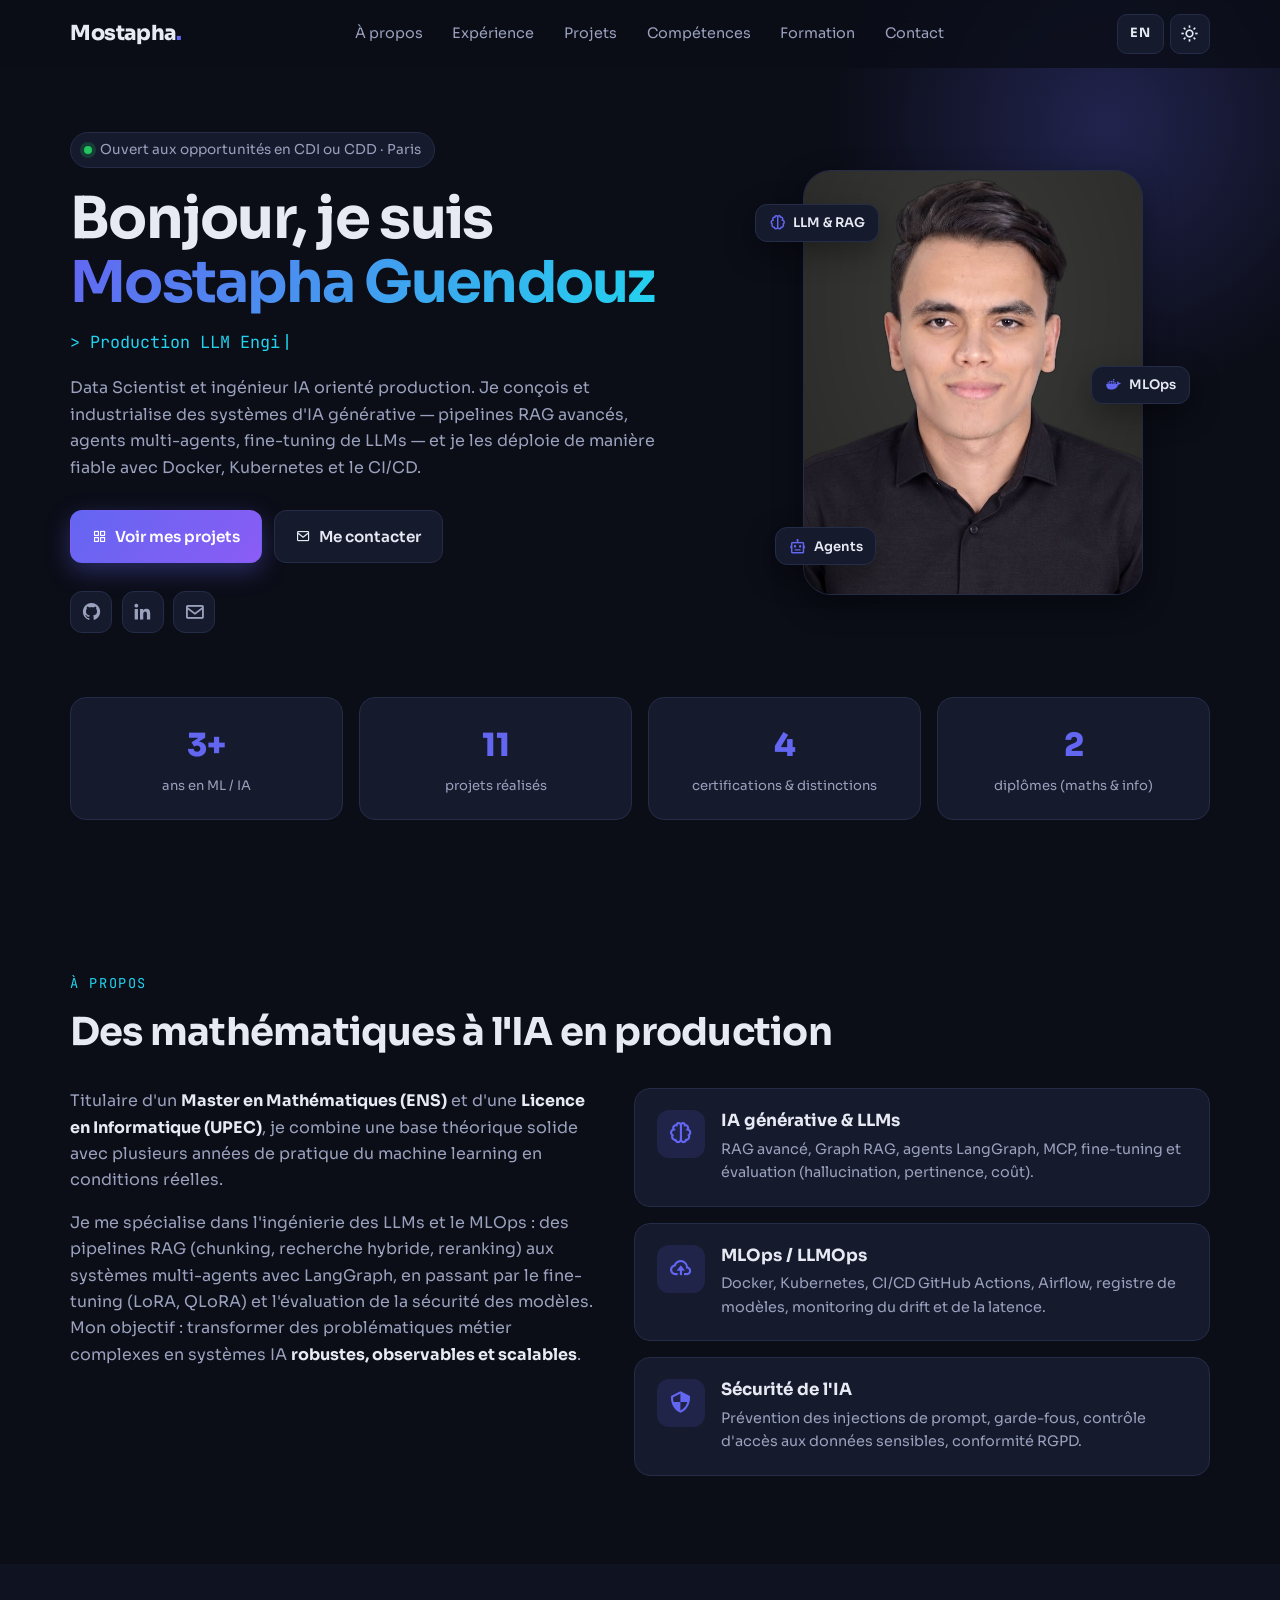
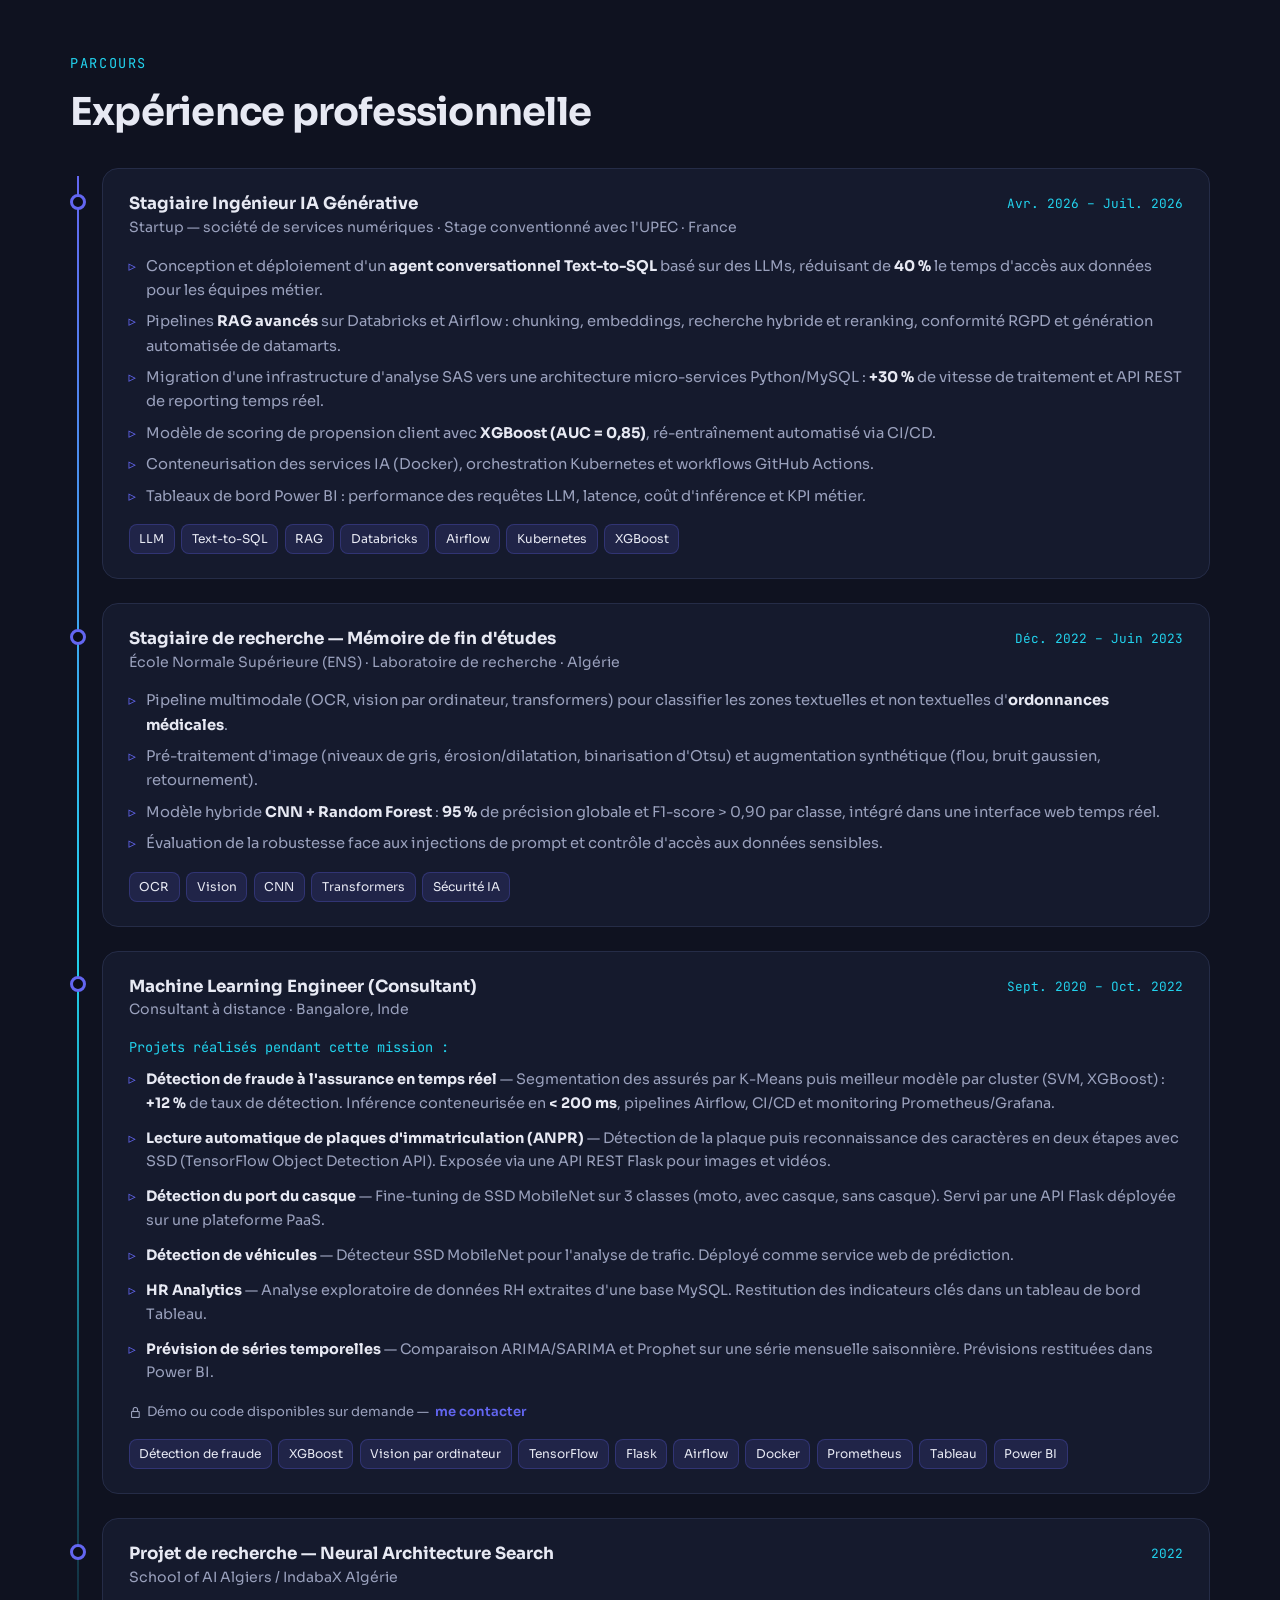
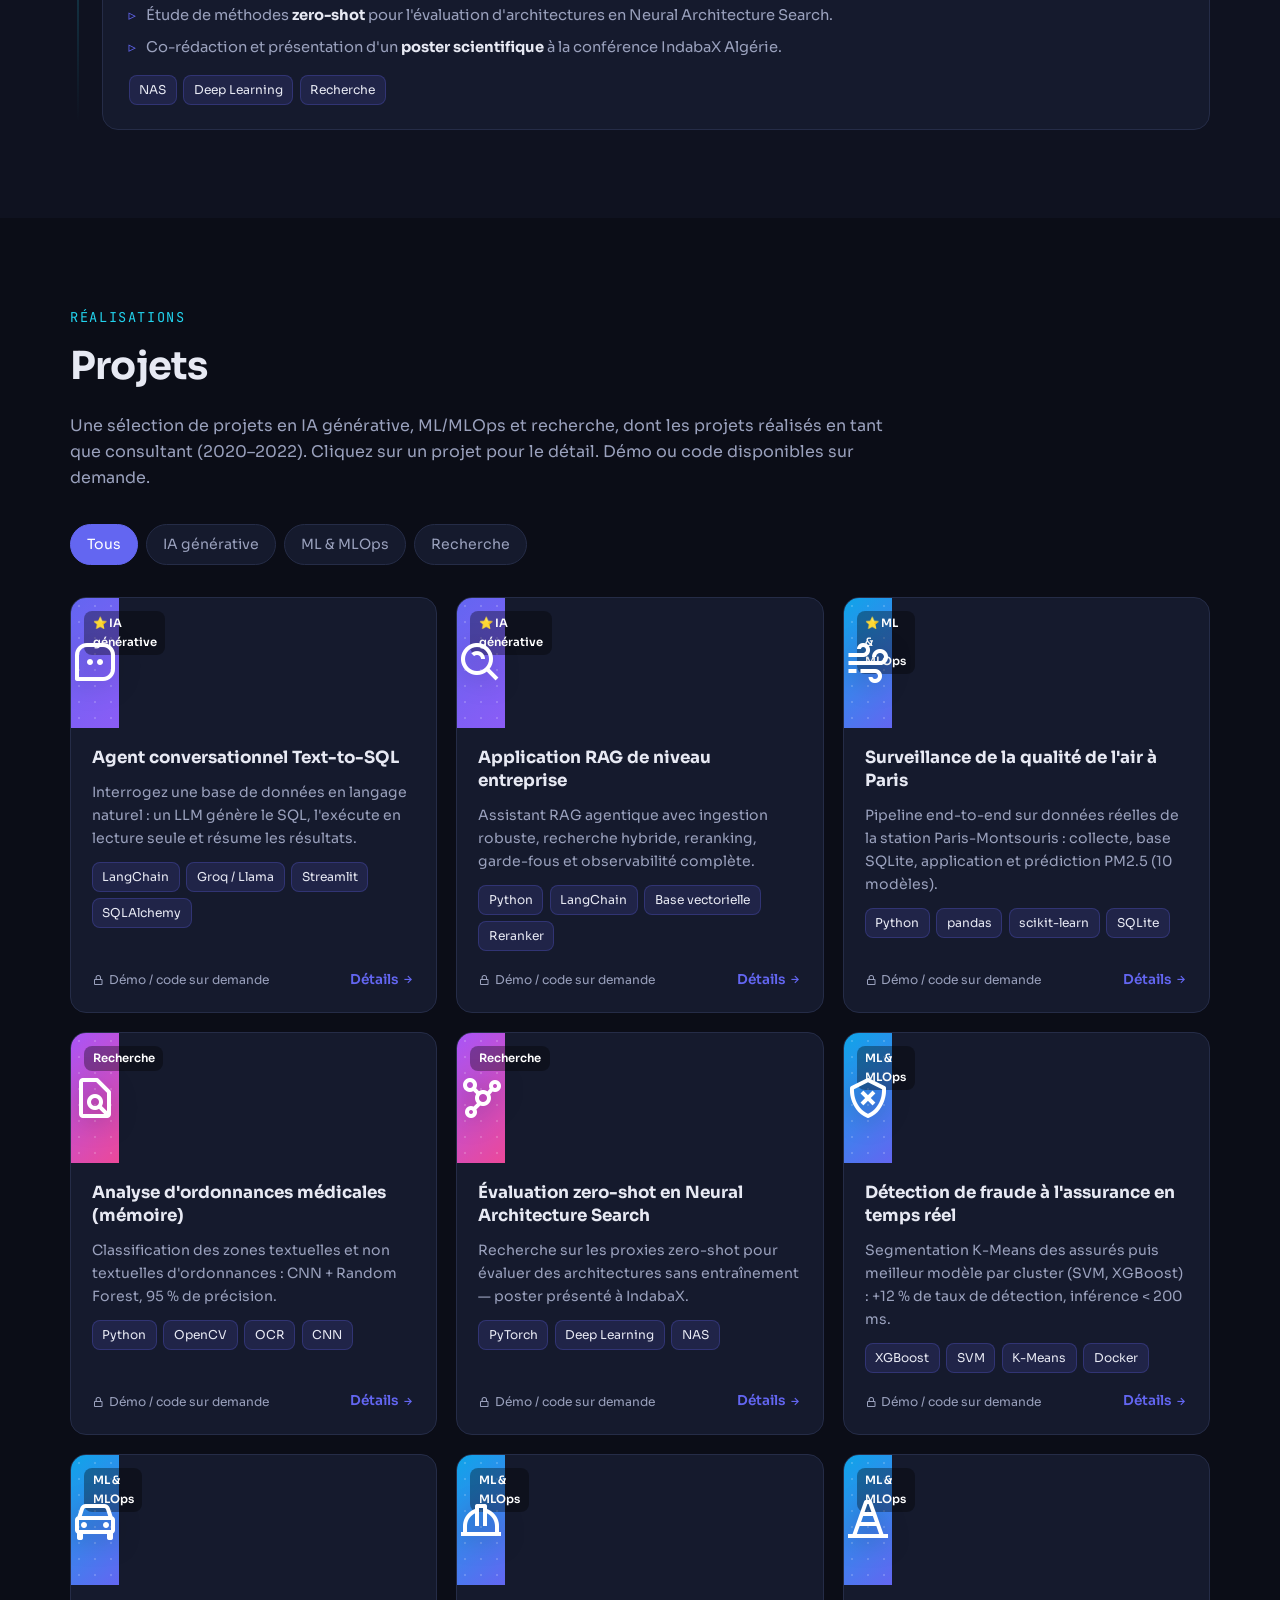
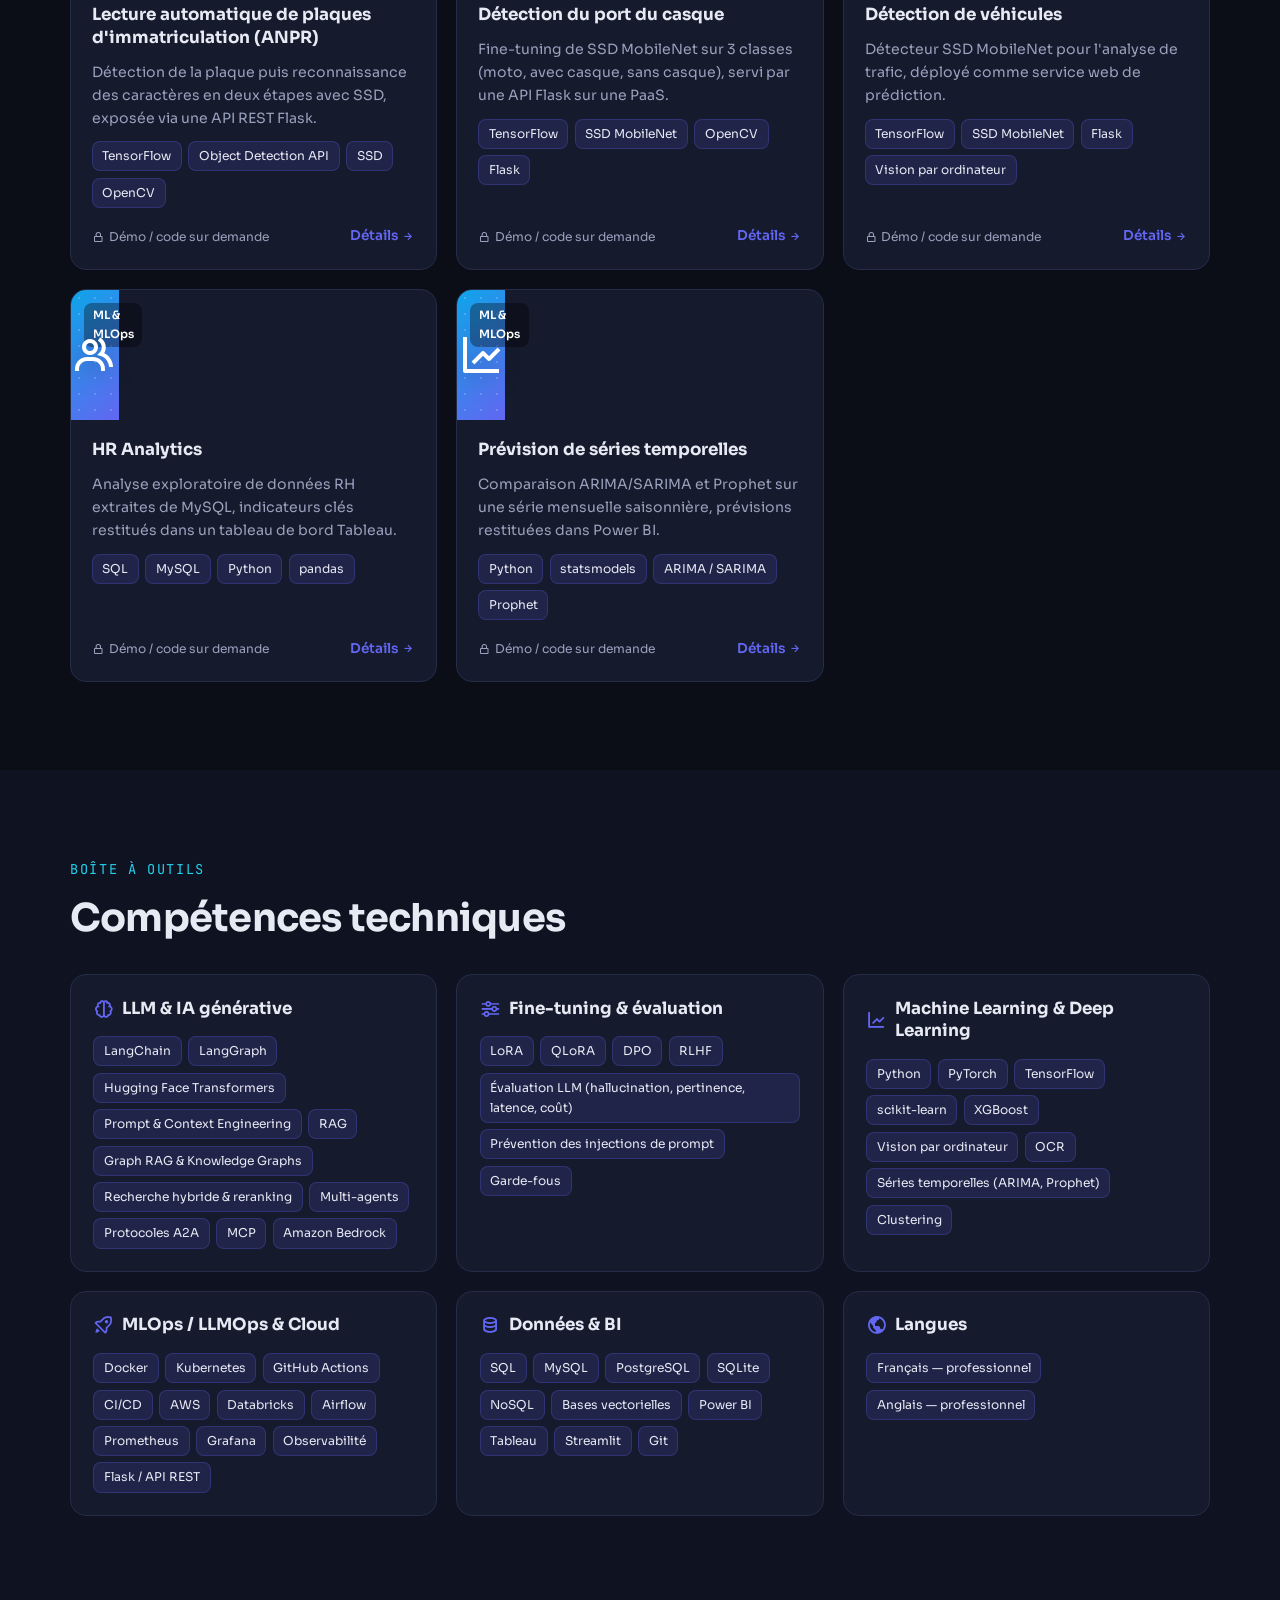
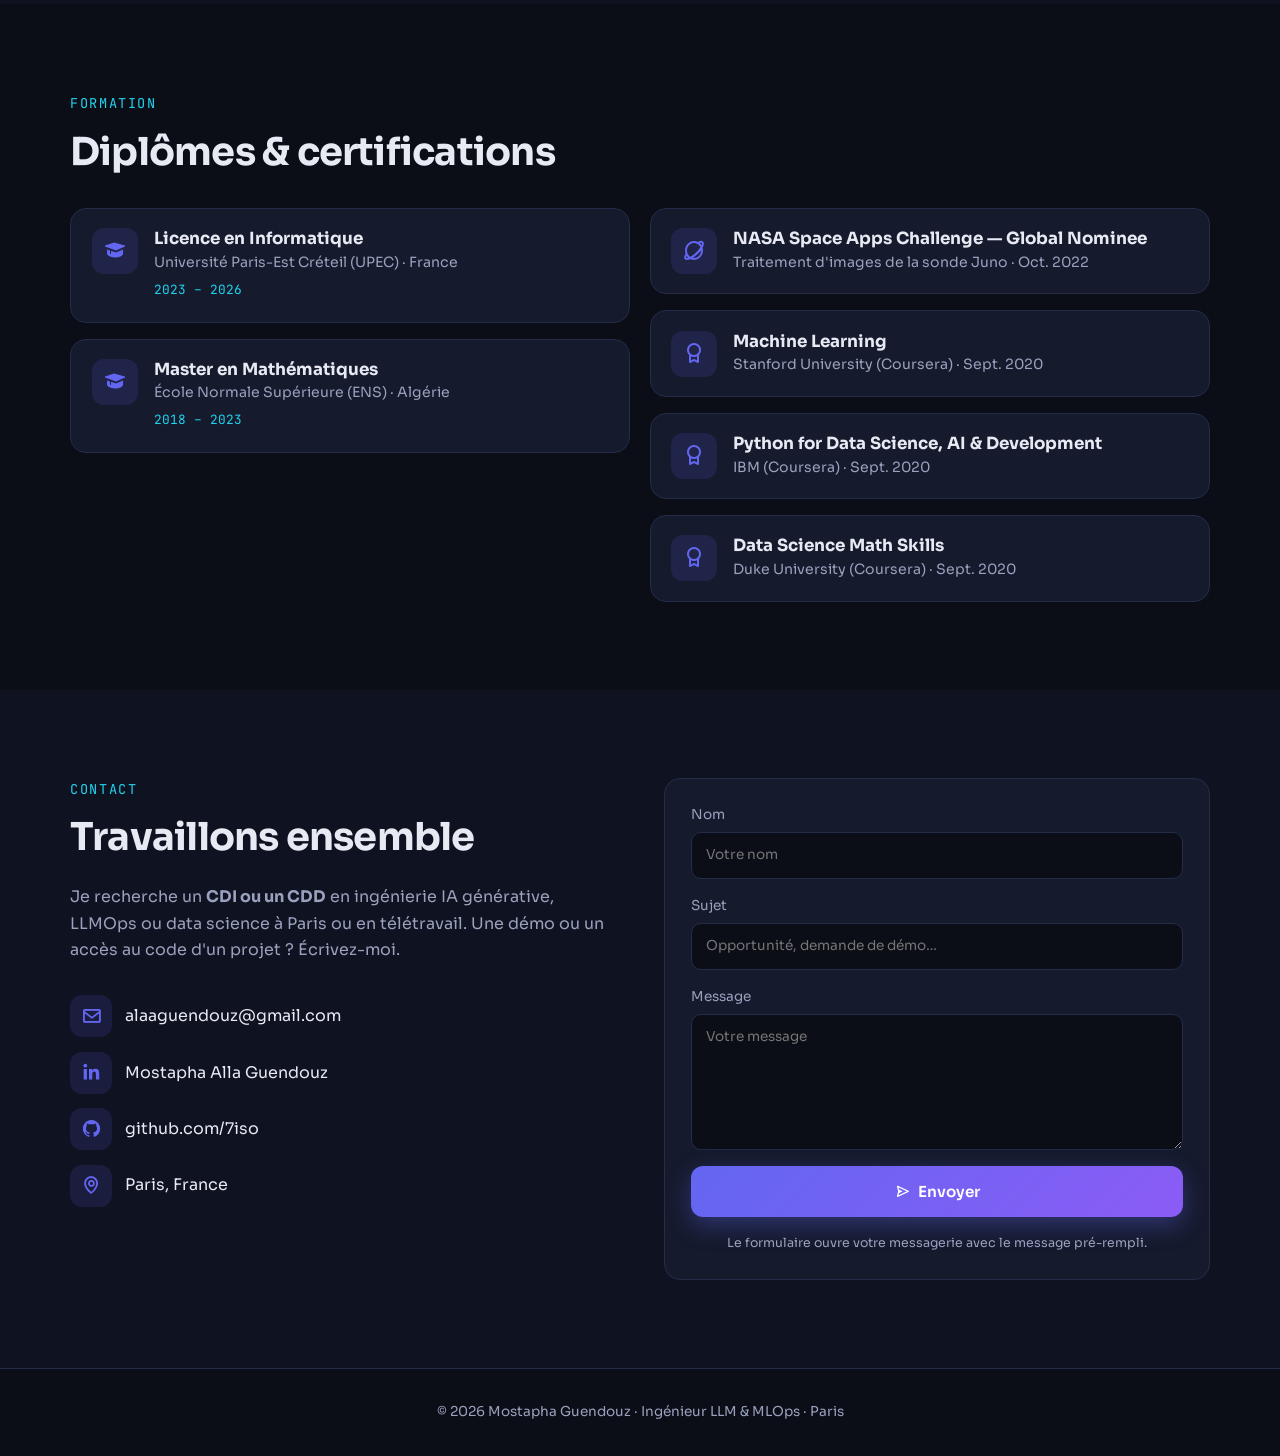
<file: index.html>
<!DOCTYPE html>
<html lang="fr" data-theme="dark">
<head>
  <meta charset="UTF-8">
  <meta name="viewport" content="width=device-width, initial-scale=1.0">
  <title>Mostapha Guendouz | Ingénieur LLM & MLOps</title>
  <meta name="description" content="Mostapha Guendouz — Production LLM Engineer, IA générative et MLOps. RAG, agents LangGraph, fine-tuning, déploiement Docker/Kubernetes. Paris, France.">
  <meta property="og:title" content="Mostapha Guendouz | Ingénieur LLM & MLOps">
  <meta property="og:description" content="IA générative, RAG, agents et MLOps en production. Paris, France.">
  <meta property="og:image" content="assets/img/photo.jpg">
  <link rel="alternate" hreflang="fr" href="https://7iso.github.io/">
  <link rel="alternate" hreflang="en" href="https://7iso.github.io/en/">
  <link rel="alternate" hreflang="x-default" href="https://7iso.github.io/">
  <link rel="icon" href="data:image/svg+xml,<svg xmlns='http://www.w3.org/2000/svg' viewBox='0 0 64 64'><rect width='64' height='64' rx='14' fill='%236366f1'/><text x='50%' y='54%' font-family='Arial' font-weight='700' font-size='30' fill='white' text-anchor='middle' dominant-baseline='middle'>MG</text></svg>">
  <link rel="preconnect" href="https://fonts.googleapis.com">
  <link rel="preconnect" href="https://fonts.gstatic.com" crossorigin>
  <link href="https://fonts.googleapis.com/css2?family=Sora:wght@400;500;600;700;800&family=JetBrains+Mono:wght@400;500&display=swap" rel="stylesheet">
  <link href="https://unpkg.com/boxicons@2.1.4/css/boxicons.min.css" rel="stylesheet">
  <link rel="stylesheet" href="assets/css/style.css">
  <script>try{const t=localStorage.getItem('theme');if(t)document.documentElement.dataset.theme=t;}catch(e){}</script>
</head>
<body>

<header class="nav" id="nav">
  <div class="wrap nav-inner">
    <a href="#accueil" class="brand">Mostapha<span>.</span></a>
    <nav aria-label="Navigation principale">
      <ul class="nav-links" id="navLinks">
        <li><a href="#apropos">À propos</a></li>
        <li><a href="#experience">Expérience</a></li>
        <li><a href="#projets">Projets</a></li>
        <li><a href="#competences">Compétences</a></li>
        <li><a href="#formation">Formation</a></li>
        <li><a href="#contact">Contact</a></li>
      </ul>
    </nav>
    <div class="nav-actions">
      <a class="icon-btn lang-btn" href="en/" hreflang="en" lang="en" title="English version" aria-label="Switch to English">EN</a>
      <button class="icon-btn" id="themeToggle" aria-label="Changer de thème"><i class='bx bx-sun'></i></button>
      <button class="icon-btn burger" id="burger" aria-label="Ouvrir le menu" aria-expanded="false"><i class='bx bx-menu'></i></button>
    </div>
  </div>
</header>

<main>
  <!-- ═══ HERO ═══ -->
  <section class="hero" id="accueil">
    <div class="wrap hero-grid">
      <div class="hero-text">
        <p class="eyebrow"><span class="dot"></span> Ouvert aux opportunités en CDI ou CDD · Paris</p>
        <h1>Bonjour, je suis<br><span class="grad">Mostapha Guendouz</span></h1>
        <p class="role mono">&gt; <span id="typed">Production LLM Engineer</span><span class="caret">|</span></p>
        <p class="lead">
          Data Scientist et ingénieur IA orienté production. Je conçois et industrialise des
          systèmes d'IA générative — pipelines RAG avancés, agents multi-agents, fine-tuning de LLMs —
          et je les déploie de manière fiable avec Docker, Kubernetes et le CI/CD.
        </p>
        <div class="hero-cta">
          <a href="#projets" class="btn btn-primary"><i class='bx bx-grid-alt'></i> Voir mes projets</a>
          <a href="#contact" class="btn btn-ghost"><i class='bx bx-envelope'></i> Me contacter</a>
        </div>
        <div class="socials">
          <a href="https://github.com/7iso" target="_blank" rel="noopener" aria-label="GitHub"><i class='bx bxl-github'></i></a>
          <a href="https://www.linkedin.com/in/mostapha-alla-guendouz-4175531a8/" target="_blank" rel="noopener" aria-label="LinkedIn"><i class='bx bxl-linkedin'></i></a>
          <a href="mailto:alaaguendouz@gmail.com" aria-label="E-mail"><i class='bx bx-envelope'></i></a>
        </div>
      </div>
      <div class="hero-photo">
        <div class="photo-frame">
          <img src="assets/img/photo.jpg" alt="Portrait de Mostapha Guendouz" width="600" height="794">
        </div>
        <div class="chip chip-a"><i class='bx bx-brain'></i> LLM &amp; RAG</div>
        <div class="chip chip-b"><i class='bx bxl-docker'></i> MLOps</div>
        <div class="chip chip-c"><i class='bx bx-bot'></i> Agents</div>
      </div>
    </div>

    <div class="wrap stats">
      <div class="stat"><span class="num" data-count="3" data-suffix="+">0</span><span class="lbl">ans en ML / IA</span></div>
      <div class="stat"><span class="num" data-count="11">0</span><span class="lbl">projets réalisés</span></div>
      <div class="stat"><span class="num" data-count="4">0</span><span class="lbl">certifications &amp; distinctions</span></div>
      <div class="stat"><span class="num" data-count="2">0</span><span class="lbl">diplômes (maths &amp; info)</span></div>
    </div>
  </section>

  <!-- ═══ À PROPOS ═══ -->
  <section class="section" id="apropos">
    <div class="wrap">
      <p class="kicker">À propos</p>
      <h2>Des mathématiques à l'IA en production</h2>
      <div class="about-grid">
        <div class="about-text">
          <p>
            Titulaire d'un <strong>Master en Mathématiques (ENS)</strong> et d'une <strong>Licence en Informatique (UPEC)</strong>,
            je combine une base théorique solide avec plusieurs années de pratique du machine learning en conditions réelles.
          </p>
          <p>
            Je me spécialise dans l'ingénierie des LLMs et le MLOps : des pipelines RAG (chunking, recherche hybride, reranking)
            aux systèmes multi-agents avec LangGraph, en passant par le fine-tuning (LoRA, QLoRA) et l'évaluation de la
            sécurité des modèles. Mon objectif : transformer des problématiques métier complexes en systèmes IA
            <strong>robustes, observables et scalables</strong>.
          </p>
        </div>
        <div class="pillars">
          <article class="card pillar">
            <i class='bx bx-brain'></i>
            <h3>IA générative &amp; LLMs</h3>
            <p>RAG avancé, Graph RAG, agents LangGraph, MCP, fine-tuning et évaluation (hallucination, pertinence, coût).</p>
          </article>
          <article class="card pillar">
            <i class='bx bx-cloud-upload'></i>
            <h3>MLOps / LLMOps</h3>
            <p>Docker, Kubernetes, CI/CD GitHub Actions, Airflow, registre de modèles, monitoring du drift et de la latence.</p>
          </article>
          <article class="card pillar">
            <i class='bx bx-shield-quarter'></i>
            <h3>Sécurité de l'IA</h3>
            <p>Prévention des injections de prompt, garde-fous, contrôle d'accès aux données sensibles, conformité RGPD.</p>
          </article>
        </div>
      </div>
    </div>
  </section>

  <!-- ═══ EXPÉRIENCE ═══ -->
  <section class="section alt" id="experience">
    <div class="wrap">
      <p class="kicker">Parcours</p>
      <h2>Expérience professionnelle</h2>
      <ol class="timeline">
        <li class="tl-item">
          <div class="tl-dot"></div>
          <article class="card tl-card">
            <header>
              <div>
                <h3>Stagiaire Ingénieur IA Générative</h3>
                <p class="org">Startup — société de services numériques · Stage conventionné avec l'UPEC · France</p>
              </div>
              <span class="date">Avr. 2026 – Juil. 2026</span>
            </header>
            <ul>
              <li>Conception et déploiement d'un <strong>agent conversationnel Text-to-SQL</strong> basé sur des LLMs, réduisant de <strong>40 %</strong> le temps d'accès aux données pour les équipes métier.</li>
              <li>Pipelines <strong>RAG avancés</strong> sur Databricks et Airflow : chunking, embeddings, recherche hybride et reranking, conformité RGPD et génération automatisée de datamarts.</li>
              <li>Migration d'une infrastructure d'analyse SAS vers une architecture micro-services Python/MySQL : <strong>+30 %</strong> de vitesse de traitement et API REST de reporting temps réel.</li>
              <li>Modèle de scoring de propension client avec <strong>XGBoost (AUC = 0,85)</strong>, ré-entraînement automatisé via CI/CD.</li>
              <li>Conteneurisation des services IA (Docker), orchestration Kubernetes et workflows GitHub Actions.</li>
              <li>Tableaux de bord Power BI : performance des requêtes LLM, latence, coût d'inférence et KPI métier.</li>
            </ul>
            <div class="tags"><span>LLM</span><span>Text-to-SQL</span><span>RAG</span><span>Databricks</span><span>Airflow</span><span>Kubernetes</span><span>XGBoost</span></div>
          </article>
        </li>
        <li class="tl-item">
          <div class="tl-dot"></div>
          <article class="card tl-card">
            <header>
              <div>
                <h3>Stagiaire de recherche — Mémoire de fin d'études</h3>
                <p class="org">École Normale Supérieure (ENS) · Laboratoire de recherche · Algérie</p>
              </div>
              <span class="date">Déc. 2022 – Juin 2023</span>
            </header>
            <ul>
              <li>Pipeline multimodale (OCR, vision par ordinateur, transformers) pour classifier les zones textuelles et non textuelles d'<strong>ordonnances médicales</strong>.</li>
              <li>Pré-traitement d'image (niveaux de gris, érosion/dilatation, binarisation d'Otsu) et augmentation synthétique (flou, bruit gaussien, retournement).</li>
              <li>Modèle hybride <strong>CNN + Random Forest</strong> : <strong>95 %</strong> de précision globale et F1-score &gt; 0,90 par classe, intégré dans une interface web temps réel.</li>
              <li>Évaluation de la robustesse face aux injections de prompt et contrôle d'accès aux données sensibles.</li>
            </ul>
            <div class="tags"><span>OCR</span><span>Vision</span><span>CNN</span><span>Transformers</span><span>Sécurité IA</span></div>
          </article>
        </li>
        <li class="tl-item">
          <div class="tl-dot"></div>
          <article class="card tl-card">
            <header>
              <div>
                <h3>Machine Learning Engineer (Consultant)</h3>
                <p class="org">Consultant à distance · Bangalore, Inde</p>
              </div>
              <span class="date">Sept. 2020 – Oct. 2022</span>
            </header>
            <p class="tl-sub">Projets réalisés pendant cette mission :</p>
            <ul class="tl-projects">
              <li><strong>Détection de fraude à l'assurance en temps réel</strong> — Segmentation des assurés par K-Means puis meilleur modèle par cluster (SVM, XGBoost) : <strong>+12 %</strong> de taux de détection. Inférence conteneurisée en <strong>&lt; 200 ms</strong>, pipelines Airflow, CI/CD et monitoring Prometheus/Grafana.</li>
              <li><strong>Lecture automatique de plaques d'immatriculation (ANPR)</strong> — Détection de la plaque puis reconnaissance des caractères en deux étapes avec SSD (TensorFlow Object Detection API). Exposée via une API REST Flask pour images et vidéos.</li>
              <li><strong>Détection du port du casque</strong> — Fine-tuning de SSD MobileNet sur 3 classes (moto, avec casque, sans casque). Servi par une API Flask déployée sur une plateforme PaaS.</li>
              <li><strong>Détection de véhicules</strong> — Détecteur SSD MobileNet pour l'analyse de trafic. Déployé comme service web de prédiction.</li>
              <li><strong>HR Analytics</strong> — Analyse exploratoire de données RH extraites d'une base MySQL. Restitution des indicateurs clés dans un tableau de bord Tableau.</li>
              <li><strong>Prévision de séries temporelles</strong> — Comparaison ARIMA/SARIMA et Prophet sur une série mensuelle saisonnière. Prévisions restituées dans Power BI.</li>
            </ul>
            <p class="tl-note"><i class='bx bx-lock-alt'></i> Démo ou code disponibles sur demande — <a href="mailto:alaaguendouz@gmail.com?subject=Demande%20de%20d%C3%A9mo%20%2F%20code%20%E2%80%94%20projets%20de%20conseil%202020-2022">me contacter</a></p>
            <div class="tags"><span>Détection de fraude</span><span>XGBoost</span><span>Vision par ordinateur</span><span>TensorFlow</span><span>Flask</span><span>Airflow</span><span>Docker</span><span>Prometheus</span><span>Tableau</span><span>Power BI</span></div>
          </article>
        </li>
        <li class="tl-item">
          <div class="tl-dot"></div>
          <article class="card tl-card">
            <header>
              <div>
                <h3>Projet de recherche — Neural Architecture Search</h3>
                <p class="org">School of AI Algiers / IndabaX Algérie</p>
              </div>
              <span class="date">2022</span>
            </header>
            <ul>
              <li>Étude de méthodes <strong>zero-shot</strong> pour l'évaluation d'architectures en Neural Architecture Search.</li>
              <li>Co-rédaction et présentation d'un <strong>poster scientifique</strong> à la conférence IndabaX Algérie.</li>
            </ul>
            <div class="tags"><span>NAS</span><span>Deep Learning</span><span>Recherche</span></div>
          </article>
        </li>
      </ol>
    </div>
  </section>

  <!-- ═══ PROJETS ═══ -->
  <section class="section" id="projets">
    <div class="wrap">
      <p class="kicker">Réalisations</p>
      <h2>Projets</h2>
      <p class="section-sub">Une sélection de projets en IA générative, ML/MLOps et recherche, dont les projets réalisés en tant que consultant (2020–2022). Cliquez sur un projet pour le détail. Démo ou code disponibles sur demande.</p>
      <div class="filters" role="tablist" aria-label="Filtrer les projets">
        <button class="filter active" data-filter="all">Tous</button>
        <button class="filter" data-filter="llm">IA générative</button>
        <button class="filter" data-filter="mlops">ML &amp; MLOps</button>
        <button class="filter" data-filter="research">Recherche</button>
      </div>
      <div class="projects" id="projectGrid"><!-- rendu par main.js --></div>
    </div>
  </section>

  <!-- ═══ COMPÉTENCES ═══ -->
  <section class="section alt" id="competences">
    <div class="wrap">
      <p class="kicker">Boîte à outils</p>
      <h2>Compétences techniques</h2>
      <div class="skills">
        <article class="card skill-group">
          <h3><i class='bx bx-brain'></i> LLM &amp; IA générative</h3>
          <div class="tags"><span>LangChain</span><span>LangGraph</span><span>Hugging Face Transformers</span><span>Prompt &amp; Context Engineering</span><span>RAG</span><span>Graph RAG &amp; Knowledge Graphs</span><span>Recherche hybride &amp; reranking</span><span>Multi-agents</span><span>Protocoles A2A</span><span>MCP</span><span>Amazon Bedrock</span></div>
        </article>
        <article class="card skill-group">
          <h3><i class='bx bx-slider-alt'></i> Fine-tuning &amp; évaluation</h3>
          <div class="tags"><span>LoRA</span><span>QLoRA</span><span>DPO</span><span>RLHF</span><span>Évaluation LLM (hallucination, pertinence, latence, coût)</span><span>Prévention des injections de prompt</span><span>Garde-fous</span></div>
        </article>
        <article class="card skill-group">
          <h3><i class='bx bx-line-chart'></i> Machine Learning &amp; Deep Learning</h3>
          <div class="tags"><span>Python</span><span>PyTorch</span><span>TensorFlow</span><span>scikit-learn</span><span>XGBoost</span><span>Vision par ordinateur</span><span>OCR</span><span>Séries temporelles (ARIMA, Prophet)</span><span>Clustering</span></div>
        </article>
        <article class="card skill-group">
          <h3><i class='bx bx-rocket'></i> MLOps / LLMOps &amp; Cloud</h3>
          <div class="tags"><span>Docker</span><span>Kubernetes</span><span>GitHub Actions</span><span>CI/CD</span><span>AWS</span><span>Databricks</span><span>Airflow</span><span>Prometheus</span><span>Grafana</span><span>Observabilité</span><span>Flask / API REST</span></div>
        </article>
        <article class="card skill-group">
          <h3><i class='bx bx-data'></i> Données &amp; BI</h3>
          <div class="tags"><span>SQL</span><span>MySQL</span><span>PostgreSQL</span><span>SQLite</span><span>NoSQL</span><span>Bases vectorielles</span><span>Power BI</span><span>Tableau</span><span>Streamlit</span><span>Git</span></div>
        </article>
        <article class="card skill-group">
          <h3><i class='bx bx-world'></i> Langues</h3>
          <div class="tags"><span>Français — professionnel</span><span>Anglais — professionnel</span></div>
        </article>
      </div>
    </div>
  </section>

  <!-- ═══ FORMATION ═══ -->
  <section class="section" id="formation">
    <div class="wrap">
      <p class="kicker">Formation</p>
      <h2>Diplômes &amp; certifications</h2>
      <div class="edu-grid">
        <div class="edu-col">
          <article class="card edu">
            <i class='bx bxs-graduation'></i>
            <div>
              <h3>Licence en Informatique</h3>
              <p class="org">Université Paris-Est Créteil (UPEC) · France</p>
              <span class="date">2023 – 2026</span>
            </div>
          </article>
          <article class="card edu">
            <i class='bx bxs-graduation'></i>
            <div>
              <h3>Master en Mathématiques</h3>
              <p class="org">École Normale Supérieure (ENS) · Algérie</p>
              <span class="date">2018 – 2023</span>
            </div>
          </article>
        </div>
        <div class="edu-col">
          <article class="card cert">
            <i class='bx bx-planet'></i>
            <div><h3>NASA Space Apps Challenge — Global Nominee</h3><p class="org">Traitement d'images de la sonde Juno · Oct. 2022</p></div>
          </article>
          <article class="card cert">
            <i class='bx bx-award'></i>
            <div><h3>Machine Learning</h3><p class="org">Stanford University (Coursera) · Sept. 2020</p></div>
          </article>
          <article class="card cert">
            <i class='bx bx-award'></i>
            <div><h3>Python for Data Science, AI &amp; Development</h3><p class="org">IBM (Coursera) · Sept. 2020</p></div>
          </article>
          <article class="card cert">
            <i class='bx bx-award'></i>
            <div><h3>Data Science Math Skills</h3><p class="org">Duke University (Coursera) · Sept. 2020</p></div>
          </article>
        </div>
      </div>
    </div>
  </section>

  <!-- ═══ CONTACT ═══ -->
  <section class="section alt" id="contact">
    <div class="wrap contact">
      <div>
        <p class="kicker">Contact</p>
        <h2>Travaillons ensemble</h2>
        <p class="section-sub">Je recherche un <strong>CDI ou un CDD</strong> en ingénierie IA générative, LLMOps ou data science à Paris ou en télétravail. Une démo ou un accès au code d'un projet ? Écrivez-moi.</p>
        <ul class="contact-list">
          <li><i class='bx bx-envelope'></i><a href="mailto:alaaguendouz@gmail.com">alaaguendouz@gmail.com</a></li>
          <li><i class='bx bxl-linkedin'></i><a href="https://www.linkedin.com/in/mostapha-alla-guendouz-4175531a8/" target="_blank" rel="noopener">Mostapha Alla Guendouz</a></li>
          <li><i class='bx bxl-github'></i><a href="https://github.com/7iso" target="_blank" rel="noopener">github.com/7iso</a></li>
          <li><i class='bx bx-map'></i><span>Paris, France</span></li>
        </ul>
      </div>
      <form class="card contact-form" id="contactForm">
        <label>Nom<input type="text" name="name" required autocomplete="name" placeholder="Votre nom"></label>
        <label>Sujet<input type="text" name="subject" placeholder="Opportunité, demande de démo…"></label>
        <label>Message<textarea name="message" rows="5" required placeholder="Votre message"></textarea></label>
        <button class="btn btn-primary" type="submit"><i class='bx bx-send'></i> Envoyer</button>
        <p class="form-note">Le formulaire ouvre votre messagerie avec le message pré-rempli.</p>
      </form>
    </div>
  </section>
</main>

<footer class="footer">
  <div class="wrap">© <span id="year"></span> Mostapha Guendouz · Ingénieur LLM &amp; MLOps · Paris</div>
</footer>

<!-- Modale projet -->
<div class="modal" id="modal" role="dialog" aria-modal="true" aria-labelledby="modalTitle" hidden>
  <div class="modal-backdrop" data-close></div>
  <div class="modal-panel card">
    <button class="icon-btn modal-close" data-close aria-label="Fermer"><i class='bx bx-x'></i></button>
    <div id="modalBody"></div>
  </div>
</div>

<script src="assets/js/main.js"></script>
</body>
</html>
</file>
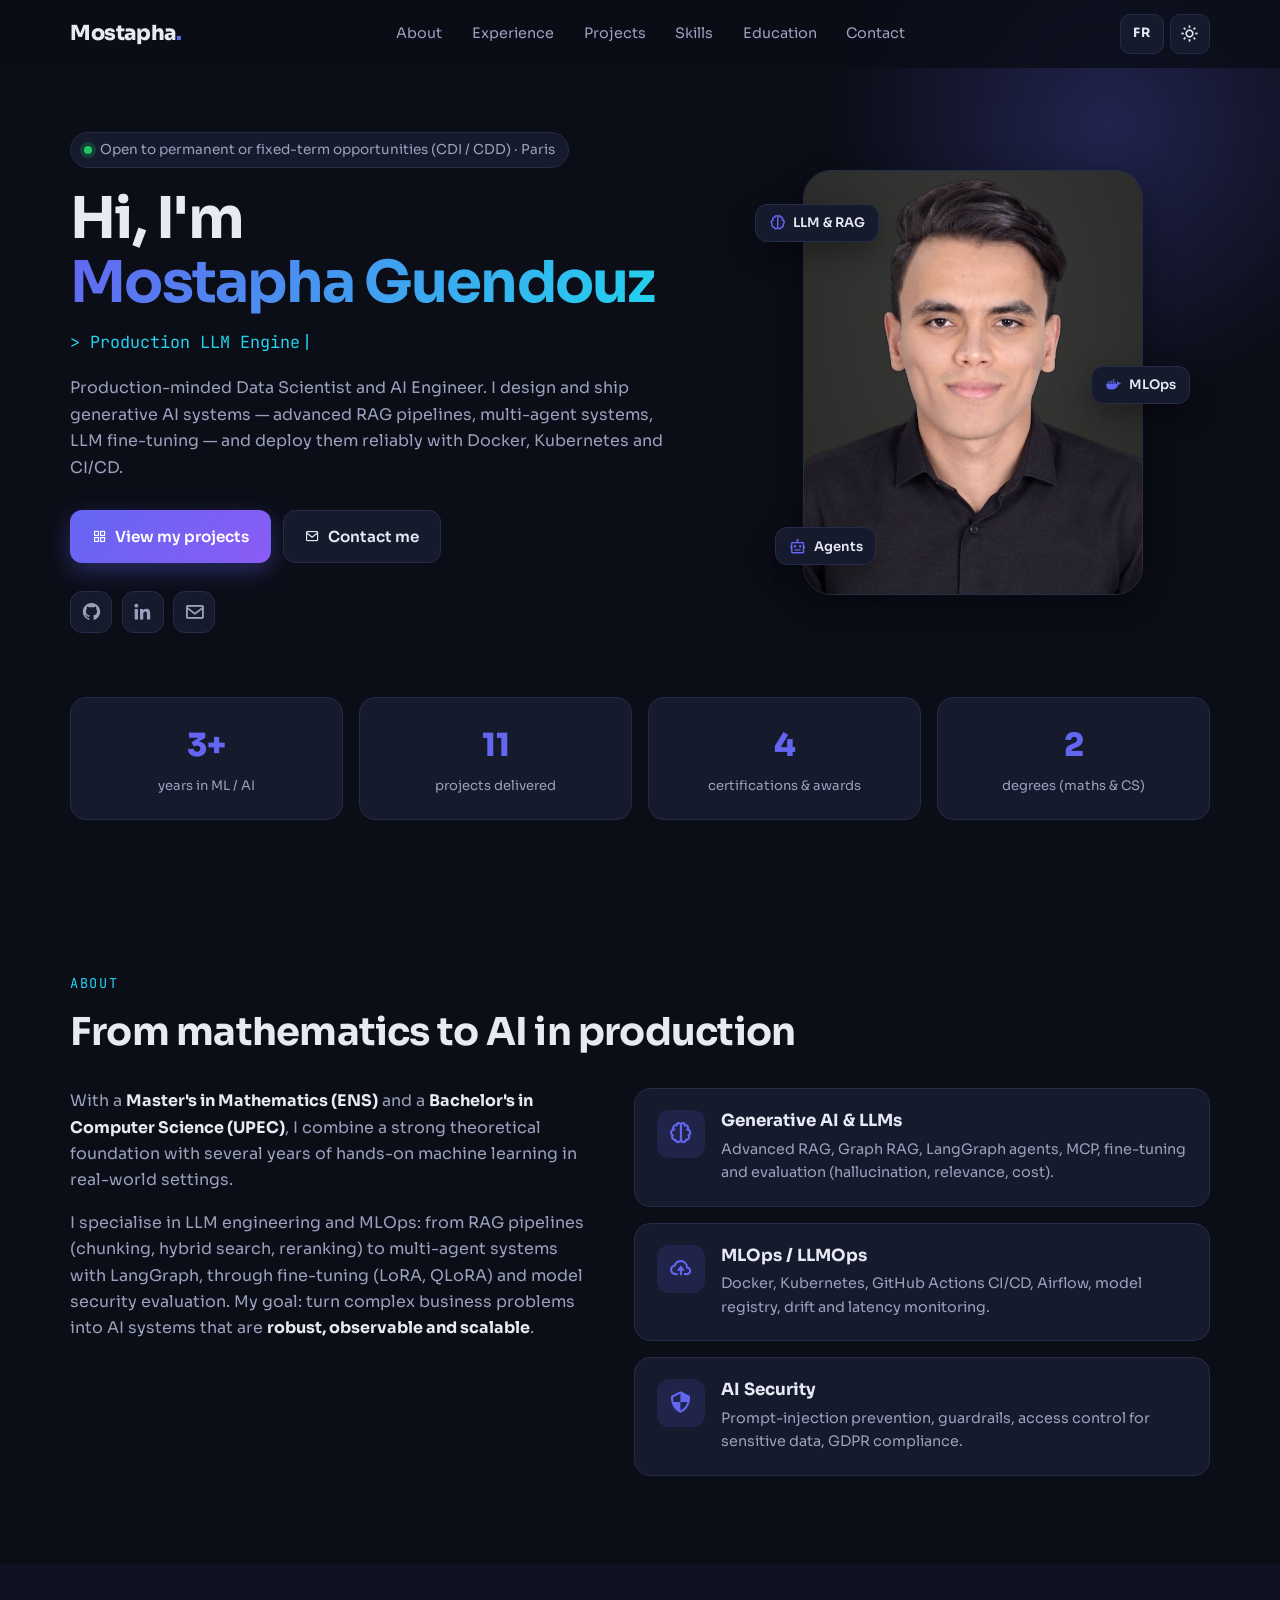
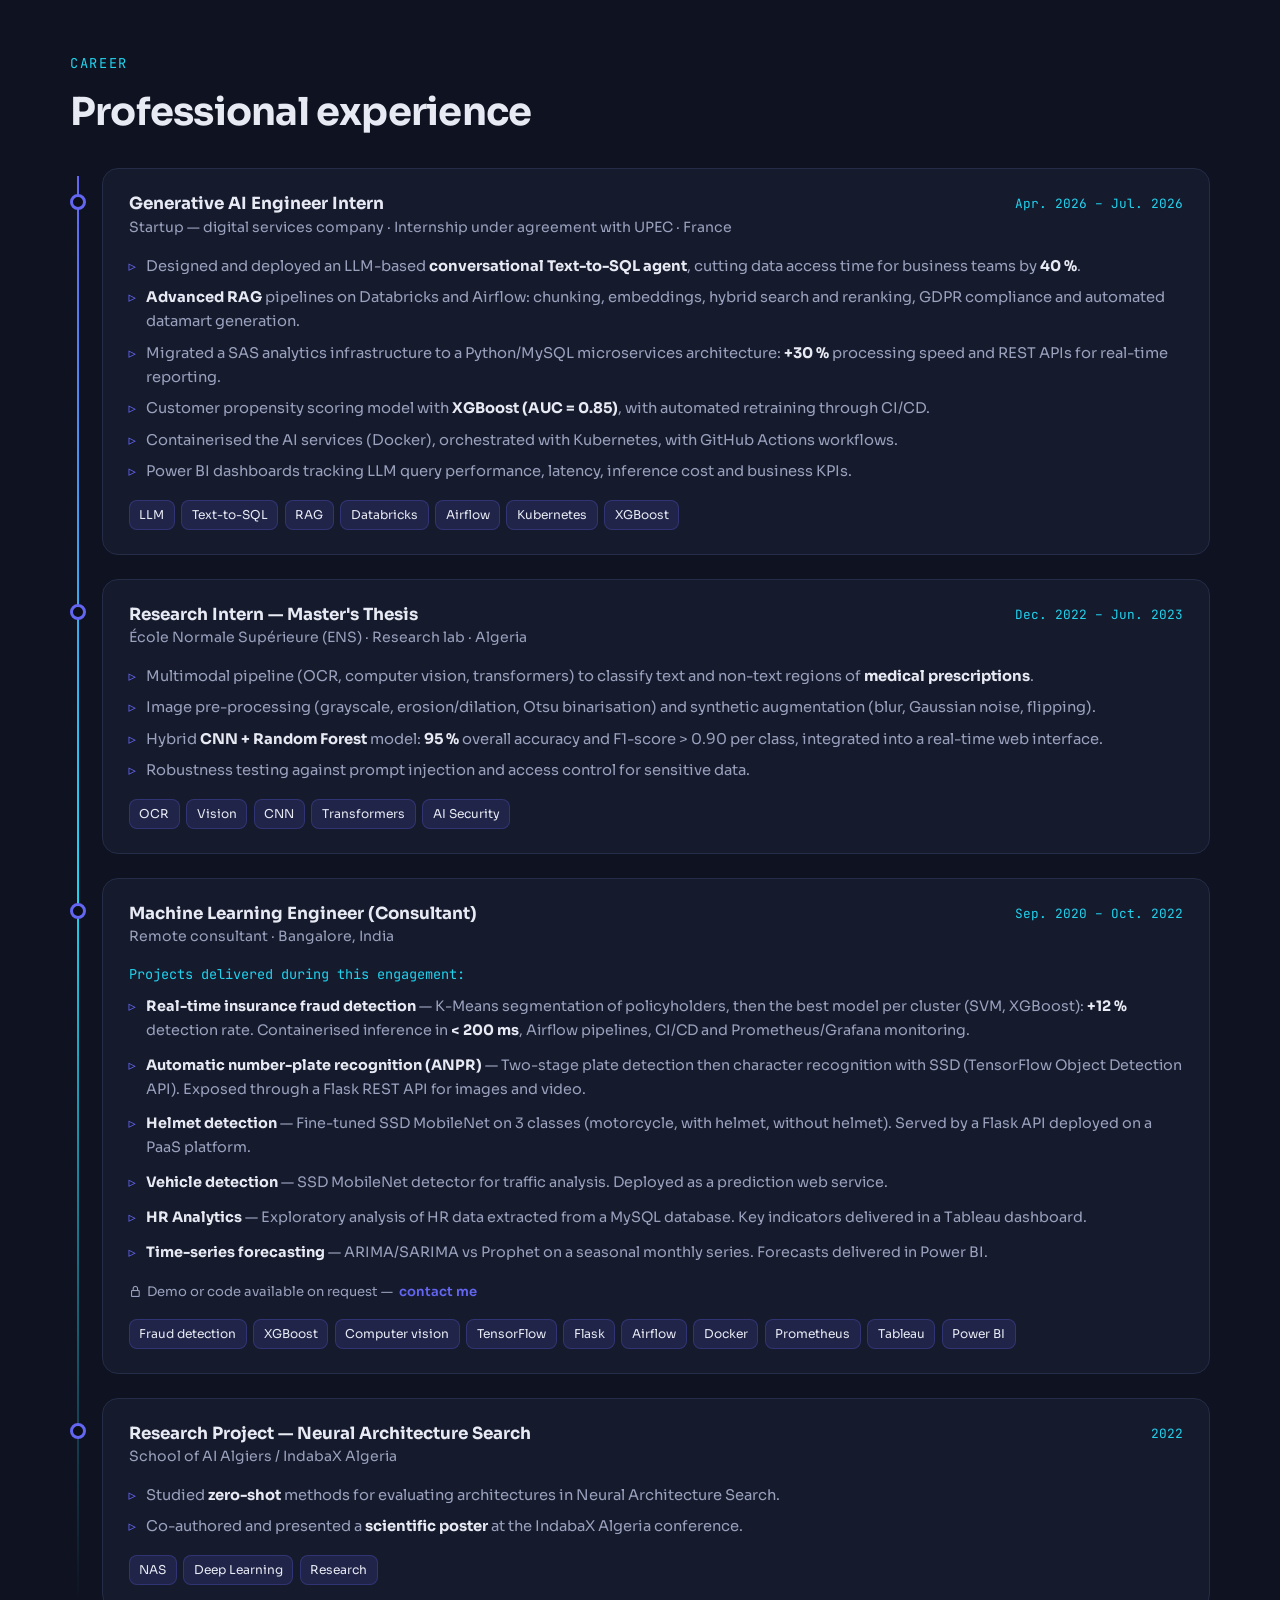
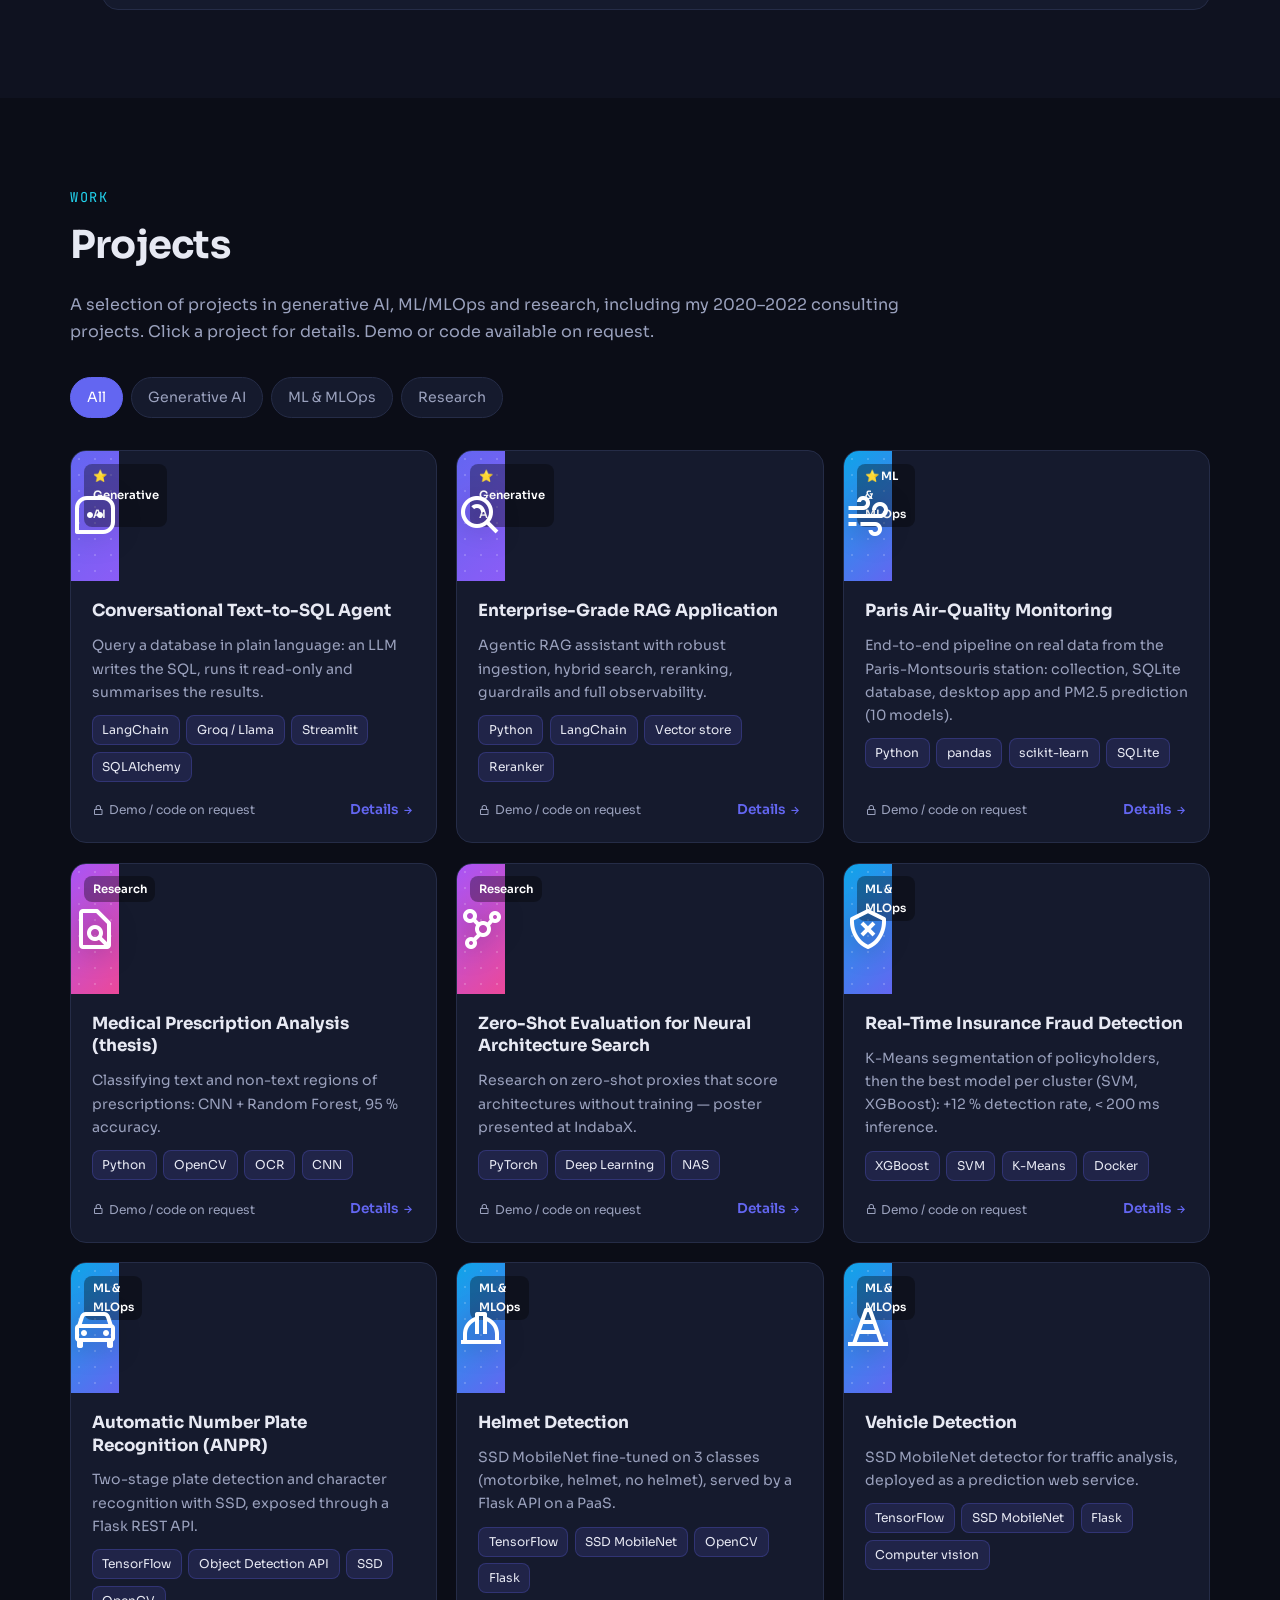
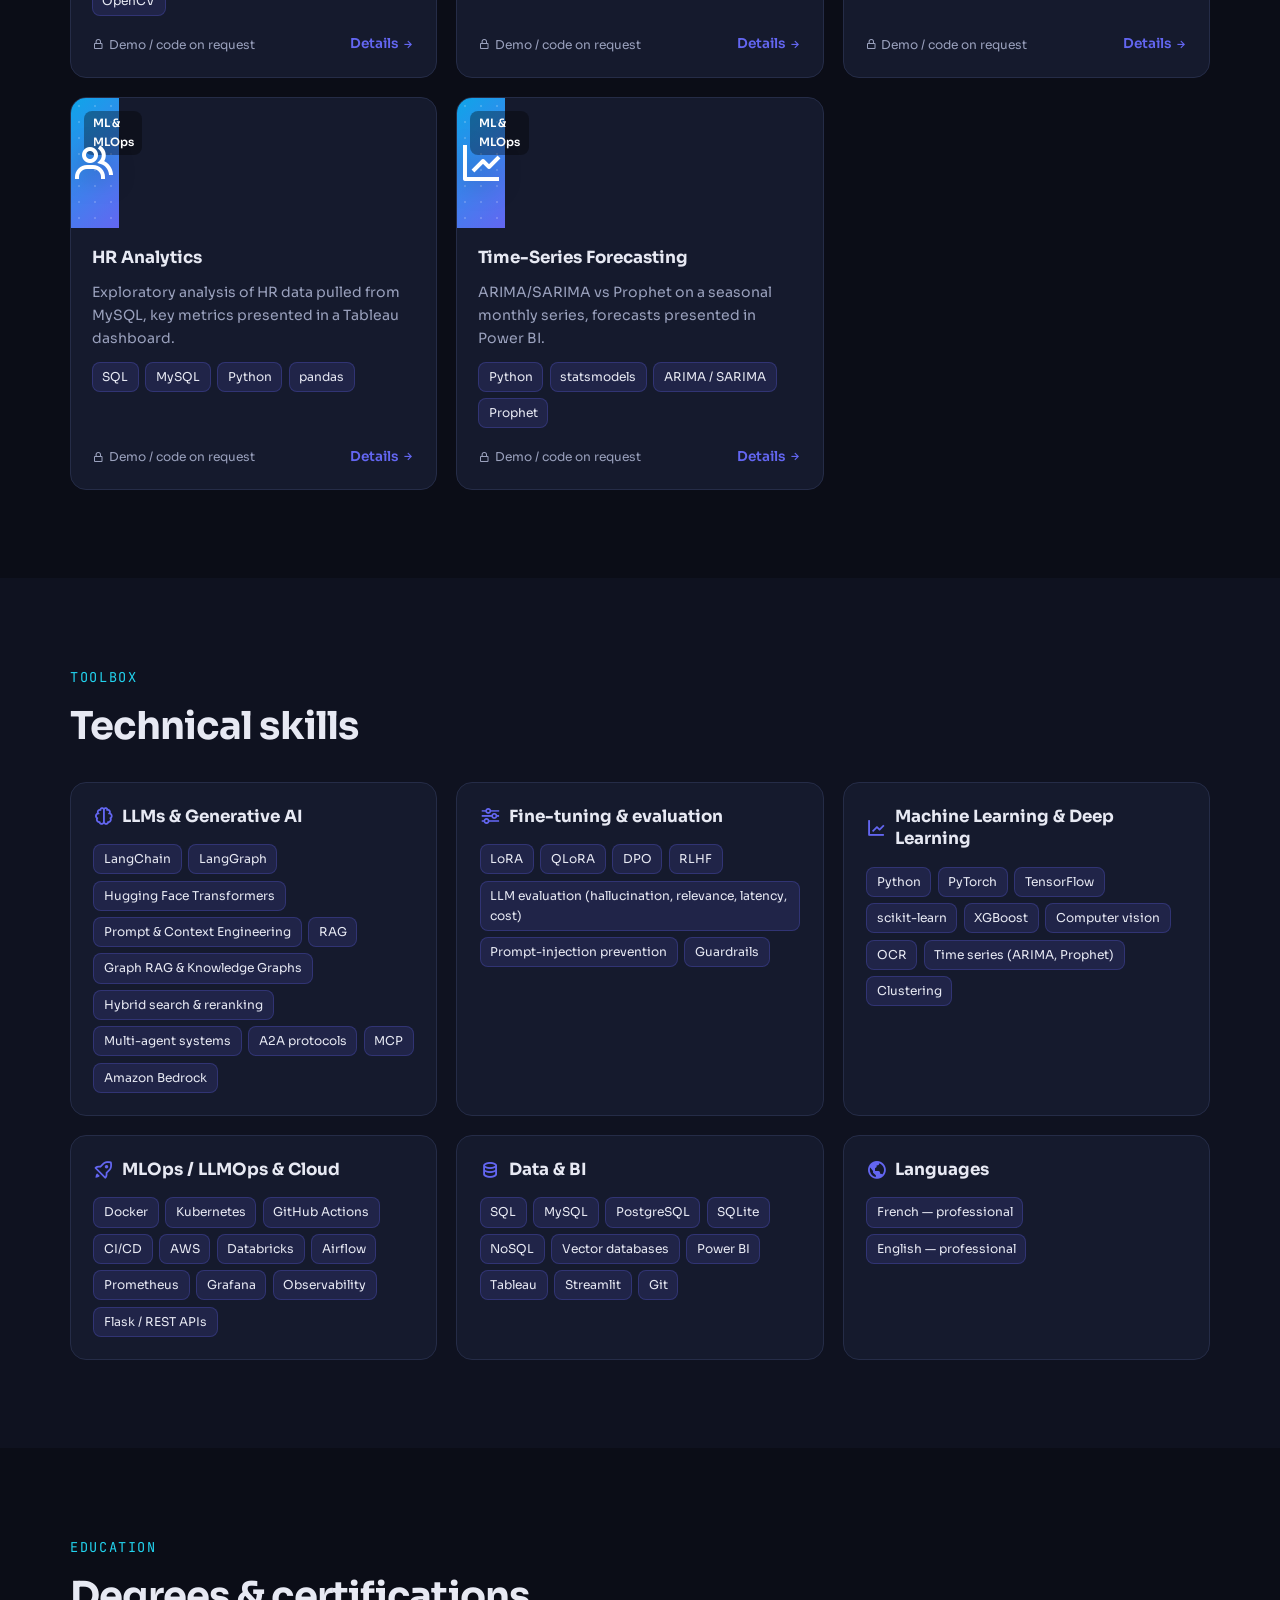
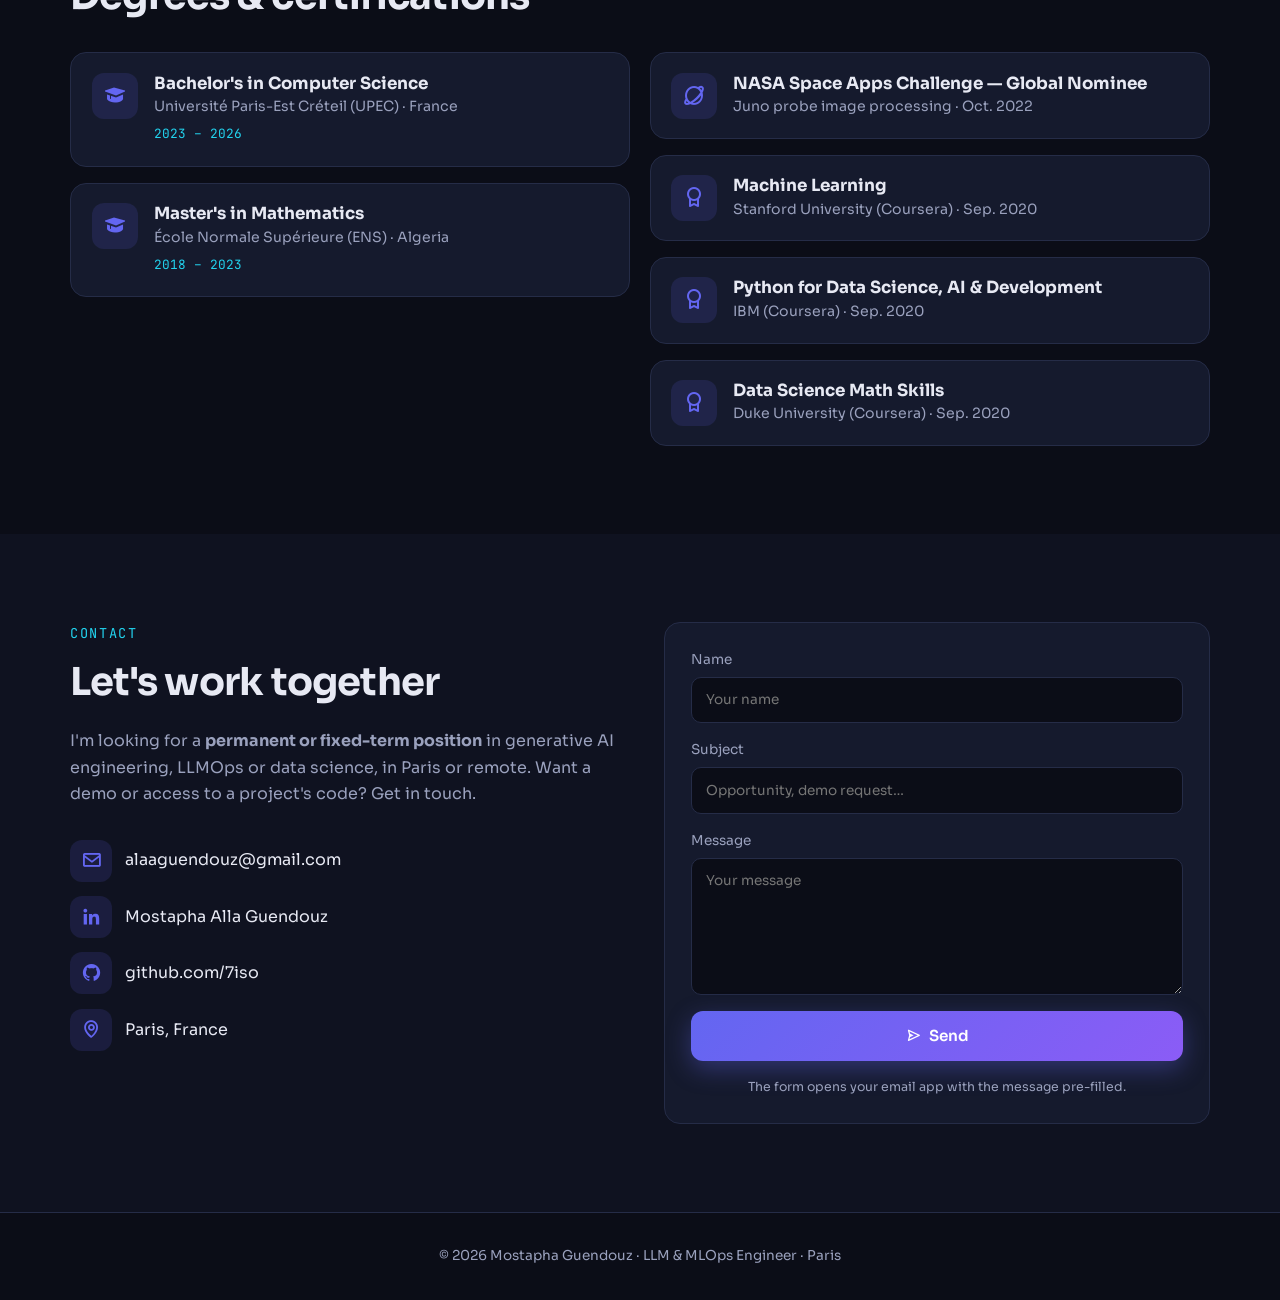
<file: en/index.html>
<!DOCTYPE html>
<html lang="en" data-theme="dark">
<head>
  <meta charset="UTF-8">
  <meta name="viewport" content="width=device-width, initial-scale=1.0">
  <title>Mostapha Guendouz | LLM & MLOps Engineer</title>
  <meta name="description" content="Mostapha Guendouz — Production LLM Engineer, Generative AI and MLOps. RAG, LangGraph agents, fine-tuning, Docker/Kubernetes deployment. Paris, France.">
  <meta property="og:title" content="Mostapha Guendouz | LLM & MLOps Engineer">
  <meta property="og:description" content="Generative AI, RAG, agents and MLOps in production. Paris, France.">
  <meta property="og:image" content="../assets/img/photo.jpg">
  <link rel="alternate" hreflang="fr" href="https://7iso.github.io/">
  <link rel="alternate" hreflang="en" href="https://7iso.github.io/en/">
  <link rel="alternate" hreflang="x-default" href="https://7iso.github.io/">
  <link rel="icon" href="data:image/svg+xml,<svg xmlns='http://www.w3.org/2000/svg' viewBox='0 0 64 64'><rect width='64' height='64' rx='14' fill='%236366f1'/><text x='50%' y='54%' font-family='Arial' font-weight='700' font-size='30' fill='white' text-anchor='middle' dominant-baseline='middle'>MG</text></svg>">
  <link rel="preconnect" href="https://fonts.googleapis.com">
  <link rel="preconnect" href="https://fonts.gstatic.com" crossorigin>
  <link href="https://fonts.googleapis.com/css2?family=Sora:wght@400;500;600;700;800&family=JetBrains+Mono:wght@400;500&display=swap" rel="stylesheet">
  <link href="https://unpkg.com/boxicons@2.1.4/css/boxicons.min.css" rel="stylesheet">
  <link rel="stylesheet" href="../assets/css/style.css">
  <script>try{const t=localStorage.getItem('theme');if(t)document.documentElement.dataset.theme=t;}catch(e){}</script>
</head>
<body>

<header class="nav" id="nav">
  <div class="wrap nav-inner">
    <a href="#home" class="brand">Mostapha<span>.</span></a>
    <nav aria-label="Main navigation">
      <ul class="nav-links" id="navLinks">
        <li><a href="#about">About</a></li>
        <li><a href="#experience">Experience</a></li>
        <li><a href="#projects">Projects</a></li>
        <li><a href="#skills">Skills</a></li>
        <li><a href="#education">Education</a></li>
        <li><a href="#contact">Contact</a></li>
      </ul>
    </nav>
    <div class="nav-actions">
      <a class="icon-btn lang-btn" href="../" hreflang="fr" lang="fr" title="Version française" aria-label="Passer en français">FR</a>
      <button class="icon-btn" id="themeToggle" aria-label="Toggle theme"><i class='bx bx-sun'></i></button>
      <button class="icon-btn burger" id="burger" aria-label="Open menu" aria-expanded="false"><i class='bx bx-menu'></i></button>
    </div>
  </div>
</header>

<main>
  <!-- ═══ HERO ═══ -->
  <section class="hero" id="home">
    <div class="wrap hero-grid">
      <div class="hero-text">
        <p class="eyebrow"><span class="dot"></span> Open to permanent or fixed-term opportunities (CDI / CDD) · Paris</p>
        <h1>Hi, I'm<br><span class="grad">Mostapha Guendouz</span></h1>
        <p class="role mono">&gt; <span id="typed">Production LLM Engineer</span><span class="caret">|</span></p>
        <p class="lead">
          Production-minded Data Scientist and AI Engineer. I design and ship generative AI
          systems — advanced RAG pipelines, multi-agent systems, LLM fine-tuning —
          and deploy them reliably with Docker, Kubernetes and CI/CD.
        </p>
        <div class="hero-cta">
          <a href="#projects" class="btn btn-primary"><i class='bx bx-grid-alt'></i> View my projects</a>
          <a href="#contact" class="btn btn-ghost"><i class='bx bx-envelope'></i> Contact me</a>
        </div>
        <div class="socials">
          <a href="https://github.com/7iso" target="_blank" rel="noopener" aria-label="GitHub"><i class='bx bxl-github'></i></a>
          <a href="https://www.linkedin.com/in/mostapha-alla-guendouz-4175531a8/" target="_blank" rel="noopener" aria-label="LinkedIn"><i class='bx bxl-linkedin'></i></a>
          <a href="mailto:alaaguendouz@gmail.com" aria-label="Email"><i class='bx bx-envelope'></i></a>
        </div>
      </div>
      <div class="hero-photo">
        <div class="photo-frame">
          <img src="../assets/img/photo.jpg" alt="Portrait of Mostapha Guendouz" width="600" height="794">
        </div>
        <div class="chip chip-a"><i class='bx bx-brain'></i> LLM &amp; RAG</div>
        <div class="chip chip-b"><i class='bx bxl-docker'></i> MLOps</div>
        <div class="chip chip-c"><i class='bx bx-bot'></i> Agents</div>
      </div>
    </div>

    <div class="wrap stats">
      <div class="stat"><span class="num" data-count="3" data-suffix="+">0</span><span class="lbl">years in ML / AI</span></div>
      <div class="stat"><span class="num" data-count="11">0</span><span class="lbl">projects delivered</span></div>
      <div class="stat"><span class="num" data-count="4">0</span><span class="lbl">certifications &amp; awards</span></div>
      <div class="stat"><span class="num" data-count="2">0</span><span class="lbl">degrees (maths &amp; CS)</span></div>
    </div>
  </section>

  <!-- ═══ ABOUT ═══ -->
  <section class="section" id="about">
    <div class="wrap">
      <p class="kicker">About</p>
      <h2>From mathematics to AI in production</h2>
      <div class="about-grid">
        <div class="about-text">
          <p>
            With a <strong>Master's in Mathematics (ENS)</strong> and a <strong>Bachelor's in Computer Science (UPEC)</strong>,
            I combine a strong theoretical foundation with several years of hands-on machine learning in real-world settings.
          </p>
          <p>
            I specialise in LLM engineering and MLOps: from RAG pipelines (chunking, hybrid search, reranking)
            to multi-agent systems with LangGraph, through fine-tuning (LoRA, QLoRA) and model security
            evaluation. My goal: turn complex business problems into AI systems that are
            <strong>robust, observable and scalable</strong>.
          </p>
        </div>
        <div class="pillars">
          <article class="card pillar">
            <i class='bx bx-brain'></i>
            <h3>Generative AI &amp; LLMs</h3>
            <p>Advanced RAG, Graph RAG, LangGraph agents, MCP, fine-tuning and evaluation (hallucination, relevance, cost).</p>
          </article>
          <article class="card pillar">
            <i class='bx bx-cloud-upload'></i>
            <h3>MLOps / LLMOps</h3>
            <p>Docker, Kubernetes, GitHub Actions CI/CD, Airflow, model registry, drift and latency monitoring.</p>
          </article>
          <article class="card pillar">
            <i class='bx bx-shield-quarter'></i>
            <h3>AI Security</h3>
            <p>Prompt-injection prevention, guardrails, access control for sensitive data, GDPR compliance.</p>
          </article>
        </div>
      </div>
    </div>
  </section>

  <!-- ═══ EXPERIENCE ═══ -->
  <section class="section alt" id="experience">
    <div class="wrap">
      <p class="kicker">Career</p>
      <h2>Professional experience</h2>
      <ol class="timeline">
        <li class="tl-item">
          <div class="tl-dot"></div>
          <article class="card tl-card">
            <header>
              <div>
                <h3>Generative AI Engineer Intern</h3>
                <p class="org">Startup — digital services company · Internship under agreement with UPEC · France</p>
              </div>
              <span class="date">Apr. 2026 – Jul. 2026</span>
            </header>
            <ul>
              <li>Designed and deployed an LLM-based <strong>conversational Text-to-SQL agent</strong>, cutting data access time for business teams by <strong>40 %</strong>.</li>
              <li><strong>Advanced RAG</strong> pipelines on Databricks and Airflow: chunking, embeddings, hybrid search and reranking, GDPR compliance and automated datamart generation.</li>
              <li>Migrated a SAS analytics infrastructure to a Python/MySQL microservices architecture: <strong>+30 %</strong> processing speed and REST APIs for real-time reporting.</li>
              <li>Customer propensity scoring model with <strong>XGBoost (AUC = 0.85)</strong>, with automated retraining through CI/CD.</li>
              <li>Containerised the AI services (Docker), orchestrated with Kubernetes, with GitHub Actions workflows.</li>
              <li>Power BI dashboards tracking LLM query performance, latency, inference cost and business KPIs.</li>
            </ul>
            <div class="tags"><span>LLM</span><span>Text-to-SQL</span><span>RAG</span><span>Databricks</span><span>Airflow</span><span>Kubernetes</span><span>XGBoost</span></div>
          </article>
        </li>
        <li class="tl-item">
          <div class="tl-dot"></div>
          <article class="card tl-card">
            <header>
              <div>
                <h3>Research Intern — Master's Thesis</h3>
                <p class="org">École Normale Supérieure (ENS) · Research lab · Algeria</p>
              </div>
              <span class="date">Dec. 2022 – Jun. 2023</span>
            </header>
            <ul>
              <li>Multimodal pipeline (OCR, computer vision, transformers) to classify text and non-text regions of <strong>medical prescriptions</strong>.</li>
              <li>Image pre-processing (grayscale, erosion/dilation, Otsu binarisation) and synthetic augmentation (blur, Gaussian noise, flipping).</li>
              <li>Hybrid <strong>CNN + Random Forest</strong> model: <strong>95 %</strong> overall accuracy and F1-score &gt; 0.90 per class, integrated into a real-time web interface.</li>
              <li>Robustness testing against prompt injection and access control for sensitive data.</li>
            </ul>
            <div class="tags"><span>OCR</span><span>Vision</span><span>CNN</span><span>Transformers</span><span>AI Security</span></div>
          </article>
        </li>
        <li class="tl-item">
          <div class="tl-dot"></div>
          <article class="card tl-card">
            <header>
              <div>
                <h3>Machine Learning Engineer (Consultant)</h3>
                <p class="org">Remote consultant · Bangalore, India</p>
              </div>
              <span class="date">Sep. 2020 – Oct. 2022</span>
            </header>
            <p class="tl-sub">Projects delivered during this engagement:</p>
            <ul class="tl-projects">
              <li><strong>Real-time insurance fraud detection</strong> — K-Means segmentation of policyholders, then the best model per cluster (SVM, XGBoost): <strong>+12 %</strong> detection rate. Containerised inference in <strong>&lt; 200 ms</strong>, Airflow pipelines, CI/CD and Prometheus/Grafana monitoring.</li>
              <li><strong>Automatic number-plate recognition (ANPR)</strong> — Two-stage plate detection then character recognition with SSD (TensorFlow Object Detection API). Exposed through a Flask REST API for images and video.</li>
              <li><strong>Helmet detection</strong> — Fine-tuned SSD MobileNet on 3 classes (motorcycle, with helmet, without helmet). Served by a Flask API deployed on a PaaS platform.</li>
              <li><strong>Vehicle detection</strong> — SSD MobileNet detector for traffic analysis. Deployed as a prediction web service.</li>
              <li><strong>HR Analytics</strong> — Exploratory analysis of HR data extracted from a MySQL database. Key indicators delivered in a Tableau dashboard.</li>
              <li><strong>Time-series forecasting</strong> — ARIMA/SARIMA vs Prophet on a seasonal monthly series. Forecasts delivered in Power BI.</li>
            </ul>
            <p class="tl-note"><i class='bx bx-lock-alt'></i> Demo or code available on request — <a href="mailto:alaaguendouz@gmail.com?subject=Demo%20%2F%20code%20request%20%E2%80%94%20consulting%20projects%202020-2022">contact me</a></p>
            <div class="tags"><span>Fraud detection</span><span>XGBoost</span><span>Computer vision</span><span>TensorFlow</span><span>Flask</span><span>Airflow</span><span>Docker</span><span>Prometheus</span><span>Tableau</span><span>Power BI</span></div>
          </article>
        </li>
        <li class="tl-item">
          <div class="tl-dot"></div>
          <article class="card tl-card">
            <header>
              <div>
                <h3>Research Project — Neural Architecture Search</h3>
                <p class="org">School of AI Algiers / IndabaX Algeria</p>
              </div>
              <span class="date">2022</span>
            </header>
            <ul>
              <li>Studied <strong>zero-shot</strong> methods for evaluating architectures in Neural Architecture Search.</li>
              <li>Co-authored and presented a <strong>scientific poster</strong> at the IndabaX Algeria conference.</li>
            </ul>
            <div class="tags"><span>NAS</span><span>Deep Learning</span><span>Research</span></div>
          </article>
        </li>
      </ol>
    </div>
  </section>

  <!-- ═══ PROJECTS ═══ -->
  <section class="section" id="projects">
    <div class="wrap">
      <p class="kicker">Work</p>
      <h2>Projects</h2>
      <p class="section-sub">A selection of projects in generative AI, ML/MLOps and research, including my 2020–2022 consulting projects. Click a project for details. Demo or code available on request.</p>
      <div class="filters" role="tablist" aria-label="Filter projects">
        <button class="filter active" data-filter="all">All</button>
        <button class="filter" data-filter="llm">Generative AI</button>
        <button class="filter" data-filter="mlops">ML &amp; MLOps</button>
        <button class="filter" data-filter="research">Research</button>
      </div>
      <div class="projects" id="projectGrid"><!-- rendered by main.js --></div>
    </div>
  </section>

  <!-- ═══ SKILLS ═══ -->
  <section class="section alt" id="skills">
    <div class="wrap">
      <p class="kicker">Toolbox</p>
      <h2>Technical skills</h2>
      <div class="skills">
        <article class="card skill-group">
          <h3><i class='bx bx-brain'></i> LLMs &amp; Generative AI</h3>
          <div class="tags"><span>LangChain</span><span>LangGraph</span><span>Hugging Face Transformers</span><span>Prompt &amp; Context Engineering</span><span>RAG</span><span>Graph RAG &amp; Knowledge Graphs</span><span>Hybrid search &amp; reranking</span><span>Multi-agent systems</span><span>A2A protocols</span><span>MCP</span><span>Amazon Bedrock</span></div>
        </article>
        <article class="card skill-group">
          <h3><i class='bx bx-slider-alt'></i> Fine-tuning &amp; evaluation</h3>
          <div class="tags"><span>LoRA</span><span>QLoRA</span><span>DPO</span><span>RLHF</span><span>LLM evaluation (hallucination, relevance, latency, cost)</span><span>Prompt-injection prevention</span><span>Guardrails</span></div>
        </article>
        <article class="card skill-group">
          <h3><i class='bx bx-line-chart'></i> Machine Learning &amp; Deep Learning</h3>
          <div class="tags"><span>Python</span><span>PyTorch</span><span>TensorFlow</span><span>scikit-learn</span><span>XGBoost</span><span>Computer vision</span><span>OCR</span><span>Time series (ARIMA, Prophet)</span><span>Clustering</span></div>
        </article>
        <article class="card skill-group">
          <h3><i class='bx bx-rocket'></i> MLOps / LLMOps &amp; Cloud</h3>
          <div class="tags"><span>Docker</span><span>Kubernetes</span><span>GitHub Actions</span><span>CI/CD</span><span>AWS</span><span>Databricks</span><span>Airflow</span><span>Prometheus</span><span>Grafana</span><span>Observability</span><span>Flask / REST APIs</span></div>
        </article>
        <article class="card skill-group">
          <h3><i class='bx bx-data'></i> Data &amp; BI</h3>
          <div class="tags"><span>SQL</span><span>MySQL</span><span>PostgreSQL</span><span>SQLite</span><span>NoSQL</span><span>Vector databases</span><span>Power BI</span><span>Tableau</span><span>Streamlit</span><span>Git</span></div>
        </article>
        <article class="card skill-group">
          <h3><i class='bx bx-world'></i> Languages</h3>
          <div class="tags"><span>French — professional</span><span>English — professional</span></div>
        </article>
      </div>
    </div>
  </section>

  <!-- ═══ EDUCATION ═══ -->
  <section class="section" id="education">
    <div class="wrap">
      <p class="kicker">Education</p>
      <h2>Degrees &amp; certifications</h2>
      <div class="edu-grid">
        <div class="edu-col">
          <article class="card edu">
            <i class='bx bxs-graduation'></i>
            <div>
              <h3>Bachelor's in Computer Science</h3>
              <p class="org">Université Paris-Est Créteil (UPEC) · France</p>
              <span class="date">2023 – 2026</span>
            </div>
          </article>
          <article class="card edu">
            <i class='bx bxs-graduation'></i>
            <div>
              <h3>Master's in Mathematics</h3>
              <p class="org">École Normale Supérieure (ENS) · Algeria</p>
              <span class="date">2018 – 2023</span>
            </div>
          </article>
        </div>
        <div class="edu-col">
          <article class="card cert">
            <i class='bx bx-planet'></i>
            <div><h3>NASA Space Apps Challenge — Global Nominee</h3><p class="org">Juno probe image processing · Oct. 2022</p></div>
          </article>
          <article class="card cert">
            <i class='bx bx-award'></i>
            <div><h3>Machine Learning</h3><p class="org">Stanford University (Coursera) · Sep. 2020</p></div>
          </article>
          <article class="card cert">
            <i class='bx bx-award'></i>
            <div><h3>Python for Data Science, AI &amp; Development</h3><p class="org">IBM (Coursera) · Sep. 2020</p></div>
          </article>
          <article class="card cert">
            <i class='bx bx-award'></i>
            <div><h3>Data Science Math Skills</h3><p class="org">Duke University (Coursera) · Sep. 2020</p></div>
          </article>
        </div>
      </div>
    </div>
  </section>

  <!-- ═══ CONTACT ═══ -->
  <section class="section alt" id="contact">
    <div class="wrap contact">
      <div>
        <p class="kicker">Contact</p>
        <h2>Let's work together</h2>
        <p class="section-sub">I'm looking for a <strong>permanent or fixed-term position</strong> in generative AI engineering, LLMOps or data science, in Paris or remote. Want a demo or access to a project's code? Get in touch.</p>
        <ul class="contact-list">
          <li><i class='bx bx-envelope'></i><a href="mailto:alaaguendouz@gmail.com">alaaguendouz@gmail.com</a></li>
          <li><i class='bx bxl-linkedin'></i><a href="https://www.linkedin.com/in/mostapha-alla-guendouz-4175531a8/" target="_blank" rel="noopener">Mostapha Alla Guendouz</a></li>
          <li><i class='bx bxl-github'></i><a href="https://github.com/7iso" target="_blank" rel="noopener">github.com/7iso</a></li>
          <li><i class='bx bx-map'></i><span>Paris, France</span></li>
        </ul>
      </div>
      <form class="card contact-form" id="contactForm">
        <label>Name<input type="text" name="name" required autocomplete="name" placeholder="Your name"></label>
        <label>Subject<input type="text" name="subject" placeholder="Opportunity, demo request…"></label>
        <label>Message<textarea name="message" rows="5" required placeholder="Your message"></textarea></label>
        <button class="btn btn-primary" type="submit"><i class='bx bx-send'></i> Send</button>
        <p class="form-note">The form opens your email app with the message pre-filled.</p>
      </form>
    </div>
  </section>
</main>

<footer class="footer">
  <div class="wrap">© <span id="year"></span> Mostapha Guendouz · LLM &amp; MLOps Engineer · Paris</div>
</footer>

<!-- Project modal -->
<div class="modal" id="modal" role="dialog" aria-modal="true" aria-labelledby="modalTitle" hidden>
  <div class="modal-backdrop" data-close></div>
  <div class="modal-panel card">
    <button class="icon-btn modal-close" data-close aria-label="Close"><i class='bx bx-x'></i></button>
    <div id="modalBody"></div>
  </div>
</div>

<script src="../assets/js/main.js"></script>
</body>
</html>
</file>
<file: assets/css/style.css>
:root {
  --bg: #0b0d17;
  --bg-alt: #0f1220;
  --card: #151a2d;
  --card-hover: #1a2038;
  --border: #252c47;
  --text: #e7e9f3;
  --muted: #9aa1bd;
  --accent: #6366f1;
  --accent-2: #22d3ee;
  --accent-soft: rgba(99, 102, 241, .14);
  --shadow: 0 10px 30px rgba(0, 0, 0, .35);
  --radius: 16px;
  --nav-h: 68px;
}
[data-theme="light"] {
  --bg: #f7f8fc;
  --bg-alt: #eef0f8;
  --card: #ffffff;
  --card-hover: #f8f9ff;
  --border: #dfe3f0;
  --text: #151a2d;
  --muted: #5b6283;
  --accent: #4f46e5;
  --accent-2: #0891b2;
  --accent-soft: rgba(79, 70, 229, .1);
  --shadow: 0 10px 30px rgba(30, 40, 90, .08);
}

* { box-sizing: border-box; margin: 0; padding: 0; }
html { scroll-behavior: smooth; scroll-padding-top: var(--nav-h); }
body {
  font-family: 'Sora', system-ui, sans-serif;
  background: var(--bg);
  color: var(--text);
  line-height: 1.65;
  -webkit-font-smoothing: antialiased;
  transition: background .3s, color .3s;
}
img { max-width: 100%; display: block; }
a { color: inherit; text-decoration: none; }
ul { list-style: none; }
button { font: inherit; cursor: pointer; }
.mono { font-family: 'JetBrains Mono', monospace; }
.wrap { width: min(1140px, 100% - 32px); margin-inline: auto; }

/* ── Nav ── */
.nav {
  position: fixed; inset: 0 0 auto; height: var(--nav-h); z-index: 50;
  background: color-mix(in srgb, var(--bg) 80%, transparent);
  backdrop-filter: blur(14px);
  border-bottom: 1px solid transparent;
  transition: border-color .3s;
}
.nav.scrolled { border-bottom-color: var(--border); }
.nav-inner { height: 100%; display: flex; align-items: center; justify-content: space-between; gap: 1rem; }
.brand { font-weight: 800; font-size: 1.3rem; letter-spacing: -.02em; }
.brand span { color: var(--accent); }
.nav-links { display: flex; gap: .25rem; }
.nav-links a { padding: .45rem .8rem; border-radius: 10px; font-size: .9rem; color: var(--muted); transition: color .2s, background .2s; }
.nav-links a:hover, .nav-links a.active { color: var(--text); background: var(--accent-soft); }
.nav-actions { display: flex; gap: .4rem; }
.icon-btn {
  width: 40px; height: 40px; display: grid; place-items: center;
  border-radius: 10px; border: 1px solid var(--border); background: var(--card);
  color: var(--text); font-size: 1.2rem; transition: border-color .2s;
}
.icon-btn:hover { border-color: var(--accent); }
.burger { display: none; }

/* ── Buttons ── */
.btn {
  display: inline-flex; align-items: center; gap: .5rem;
  padding: .8rem 1.3rem; border-radius: 12px; font-weight: 600; font-size: .95rem;
  border: 1px solid transparent; transition: transform .2s, box-shadow .2s, border-color .2s;
}
.btn:hover { transform: translateY(-2px); }
.btn-primary { background: linear-gradient(135deg, var(--accent), #8b5cf6); color: #fff; box-shadow: 0 8px 24px rgba(99, 102, 241, .35); }
.btn-ghost { border-color: var(--border); background: var(--card); }
.btn-ghost:hover { border-color: var(--accent); }

/* ── Hero ── */
.hero { padding: calc(var(--nav-h) + 4rem) 0 4rem; position: relative; overflow: hidden; }
.hero::before {
  content: ""; position: absolute; inset: -20% -10% auto auto; width: 600px; height: 600px;
  background: radial-gradient(circle, rgba(99, 102, 241, .25), transparent 65%);
  pointer-events: none;
}
.hero-grid { display: grid; grid-template-columns: 1.3fr 1fr; gap: 3rem; align-items: center; position: relative; }
.eyebrow { display: inline-flex; align-items: center; gap: .5rem; font-size: .85rem; color: var(--muted); border: 1px solid var(--border); background: var(--card); padding: .35rem .8rem; border-radius: 99px; }
.dot { width: 8px; height: 8px; border-radius: 50%; background: #22c55e; box-shadow: 0 0 0 4px rgba(34, 197, 94, .2); }
.hero h1 { font-size: clamp(2.2rem, 5vw, 3.6rem); line-height: 1.12; margin: 1.2rem 0 .8rem; letter-spacing: -.03em; }
.grad { background: linear-gradient(120deg, var(--accent), var(--accent-2)); -webkit-background-clip: text; background-clip: text; color: transparent; }
.role { color: var(--accent-2); font-size: 1.05rem; min-height: 1.6em; }
.caret { animation: blink 1s steps(1) infinite; margin-left: 2px; }
@keyframes blink { 50% { opacity: 0; } }
.lead { color: var(--muted); margin: 1.2rem 0 1.8rem; max-width: 56ch; }
.hero-cta { display: flex; flex-wrap: wrap; gap: .8rem; }
.socials { display: flex; gap: .6rem; margin-top: 1.8rem; }
.socials a { width: 42px; height: 42px; display: grid; place-items: center; border-radius: 12px; border: 1px solid var(--border); background: var(--card); font-size: 1.3rem; color: var(--muted); transition: color .2s, border-color .2s; }
.socials a:hover { color: var(--accent); border-color: var(--accent); }

.hero-photo { position: relative; justify-self: center; width: min(340px, 80vw); }
.photo-frame {
  border-radius: 28px; overflow: hidden; aspect-ratio: 4 / 5;
  border: 1px solid var(--border); box-shadow: var(--shadow);
  background: linear-gradient(160deg, var(--accent-soft), transparent);
}
.photo-frame img { width: 100%; height: 100%; object-fit: cover; }
.chip {
  position: absolute; display: flex; align-items: center; gap: .4rem;
  padding: .45rem .8rem; border-radius: 12px; font-size: .82rem; font-weight: 600;
  background: var(--card); border: 1px solid var(--border); box-shadow: var(--shadow);
  animation: float 5s ease-in-out infinite;
}
.chip i { color: var(--accent); font-size: 1.1rem; }
.chip-a { top: 8%; left: -14%; }
.chip-b { top: 46%; right: -14%; animation-delay: -1.5s; }
.chip-c { bottom: 7%; left: -8%; animation-delay: -3s; }
@keyframes float { 50% { transform: translateY(-8px); } }

.stats { display: grid; grid-template-columns: repeat(4, 1fr); gap: 1rem; margin-top: 4rem; position: relative; }
.stat { background: var(--card); border: 1px solid var(--border); border-radius: var(--radius); padding: 1.3rem; text-align: center; }
.stat .num { display: block; font-size: 2rem; font-weight: 800; color: var(--accent); }
.stat .lbl { font-size: .82rem; color: var(--muted); }

/* ── Sections ── */
.section { padding: 5.5rem 0; }
.section.alt { background: var(--bg-alt); }
.kicker { font-family: 'JetBrains Mono', monospace; color: var(--accent-2); font-size: .85rem; text-transform: uppercase; letter-spacing: .12em; }
h2 { font-size: clamp(1.7rem, 3.5vw, 2.4rem); letter-spacing: -.02em; margin: .4rem 0 1.5rem; }
h3 { font-size: 1.05rem; line-height: 1.35; }
.section-sub { color: var(--muted); max-width: 70ch; margin-top: -.6rem; margin-bottom: 2rem; }
.card { background: var(--card); border: 1px solid var(--border); border-radius: var(--radius); }

.tags { display: flex; flex-wrap: wrap; gap: .4rem; }
.tags span { font-size: .76rem; padding: .25rem .6rem; border-radius: 8px; background: var(--accent-soft); color: var(--text); border: 1px solid color-mix(in srgb, var(--accent) 25%, transparent); }

/* About */
.about-grid { display: grid; grid-template-columns: 1fr 1.1fr; gap: 2.5rem; align-items: start; }
.about-text p { color: var(--muted); margin-bottom: 1rem; }
.about-text strong { color: var(--text); }
.pillars { display: grid; gap: 1rem; }
.pillar { padding: 1.3rem 1.4rem; display: grid; grid-template-columns: auto 1fr; gap: .3rem 1rem; }
.pillar i { grid-row: span 2; font-size: 1.6rem; color: var(--accent); background: var(--accent-soft); width: 48px; height: 48px; display: grid; place-items: center; border-radius: 12px; }
.pillar p { color: var(--muted); font-size: .9rem; }

/* Timeline */
.timeline { position: relative; padding-left: 2rem; display: grid; gap: 1.5rem; list-style: none; }
.timeline::before { content: ""; position: absolute; left: 7px; top: 8px; bottom: 8px; width: 2px; background: linear-gradient(var(--accent), var(--accent-2), transparent); }
.tl-item { position: relative; }
.tl-dot { position: absolute; left: -2rem; top: 1.6rem; width: 16px; height: 16px; border-radius: 50%; background: var(--bg); border: 3px solid var(--accent); }
.tl-card { padding: 1.5rem 1.6rem; }
.tl-card header { display: flex; justify-content: space-between; gap: 1rem; flex-wrap: wrap; margin-bottom: .9rem; }
.org { color: var(--muted); font-size: .88rem; }
.date { font-family: 'JetBrains Mono', monospace; font-size: .8rem; color: var(--accent-2); white-space: nowrap; }
.tl-card ul { display: grid; gap: .45rem; margin-bottom: 1rem; }
.tl-card li { position: relative; padding-left: 1.1rem; color: var(--muted); font-size: .92rem; }
.tl-card li::before { content: "▹"; position: absolute; left: 0; color: var(--accent); }
.tl-card li strong { color: var(--text); }

/* Projects */
.filters { display: flex; flex-wrap: wrap; gap: .5rem; margin-bottom: 2rem; }
.filter { padding: .5rem 1rem; border-radius: 99px; border: 1px solid var(--border); background: var(--card); color: var(--muted); font-size: .88rem; transition: all .2s; }
.filter:hover { color: var(--text); }
.filter.active { background: var(--accent); border-color: var(--accent); color: #fff; }
.projects { display: grid; grid-template-columns: repeat(auto-fill, minmax(320px, 1fr)); gap: 1.2rem; }
.proj {
  display: flex; flex-direction: column; overflow: hidden; text-align: left; color: var(--text);
  transition: transform .25s, border-color .25s, box-shadow .25s;
}
.proj:hover { transform: translateY(-4px); border-color: var(--accent); box-shadow: var(--shadow); }
.proj.hide { display: none; }
.proj-cover { height: 130px; display: grid; place-items: center; position: relative; font-size: 3rem; color: #fff; }
.proj-cover::after { content: ""; position: absolute; inset: 0; background-image: radial-gradient(rgba(255,255,255,.18) 1px, transparent 1px); background-size: 16px 16px; }
.proj-cover i { position: relative; z-index: 1; filter: drop-shadow(0 4px 12px rgba(0,0,0,.25)); }
.badge { position: absolute; top: .8rem; left: .8rem; z-index: 1; font-size: .72rem; font-weight: 600; padding: .2rem .55rem; border-radius: 8px; background: rgba(0,0,0,.35); color: #fff; }
.proj-body { padding: 1.2rem 1.3rem 1.3rem; display: flex; flex-direction: column; gap: .7rem; flex: 1; }
.proj-body p { color: var(--muted); font-size: .88rem; }
.proj-foot { margin-top: auto; display: flex; justify-content: space-between; align-items: center; padding-top: .4rem; font-size: .85rem; }
.proj-foot .more { color: var(--accent); font-weight: 600; display: inline-flex; align-items: center; gap: .2rem; }
.on-demand { color: var(--muted); font-size: .76rem; display: inline-flex; align-items: center; gap: .3rem; }

/* Skills */
.skills { display: grid; grid-template-columns: repeat(auto-fill, minmax(320px, 1fr)); gap: 1.2rem; }
.skill-group { padding: 1.4rem; }
.skill-group h3 { display: flex; align-items: center; gap: .5rem; margin-bottom: 1rem; }
.skill-group h3 i { color: var(--accent); font-size: 1.3rem; }

/* Education */
.edu-grid { display: grid; grid-template-columns: 1fr 1fr; gap: 1.2rem; }
.edu-col { display: grid; gap: 1rem; align-content: start; }
.edu, .cert { padding: 1.2rem 1.3rem; display: flex; gap: 1rem; align-items: flex-start; }
.edu > i, .cert > i { font-size: 1.5rem; color: var(--accent); background: var(--accent-soft); min-width: 46px; height: 46px; display: grid; place-items: center; border-radius: 12px; }
.edu .date { display: inline-block; margin-top: .3rem; }

/* Contact */
.contact { display: grid; grid-template-columns: 1fr 1fr; gap: 3rem; align-items: start; }
.contact-list { display: grid; gap: .9rem; }
.contact-list li { display: flex; align-items: center; gap: .8rem; }
.contact-list i { font-size: 1.3rem; color: var(--accent); background: var(--accent-soft); width: 42px; height: 42px; display: grid; place-items: center; border-radius: 12px; }
.contact-list a:hover { color: var(--accent); }
.contact-form { padding: 1.6rem; display: grid; gap: 1rem; }
.contact-form label { display: grid; gap: .35rem; font-size: .85rem; color: var(--muted); }
.contact-form input, .contact-form textarea {
  font: inherit; color: var(--text); background: var(--bg); border: 1px solid var(--border);
  border-radius: 10px; padding: .7rem .9rem; resize: vertical;
}
.contact-form input:focus, .contact-form textarea:focus { outline: none; border-color: var(--accent); }
.contact-form .btn { justify-content: center; border: none; }
.form-note { font-size: .78rem; color: var(--muted); text-align: center; }

.footer { padding: 2rem 0; text-align: center; color: var(--muted); font-size: .85rem; border-top: 1px solid var(--border); }

/* Modal */
.modal { position: fixed; inset: 0; z-index: 100; display: grid; place-items: center; padding: 16px; }
.modal[hidden] { display: none; }
.modal-backdrop { position: absolute; inset: 0; background: rgba(5, 7, 15, .7); backdrop-filter: blur(4px); }
.modal-panel { position: relative; width: min(720px, 100%); max-height: 88vh; overflow-y: auto; padding: 0; animation: pop .25s ease; }
@keyframes pop { from { transform: translateY(14px); opacity: 0; } }
.modal-close { position: absolute; top: .8rem; right: .8rem; z-index: 2; }
.modal-head { padding: 1.8rem 1.8rem 1.4rem; color: #fff; }
.modal-head .badge { position: static; display: inline-block; margin-bottom: .6rem; }
.modal-head h3 { font-size: 1.4rem; }
.modal-head p { opacity: .9; font-size: .9rem; margin-top: .3rem; }
.modal-content { padding: 1.5rem 1.8rem 1.8rem; display: grid; gap: 1.2rem; }
.modal-content h4 { font-size: .8rem; text-transform: uppercase; letter-spacing: .1em; color: var(--accent-2); font-family: 'JetBrains Mono', monospace; margin-bottom: .5rem; }
.modal-content > p { color: var(--muted); }
.modal-content ul { display: grid; gap: .4rem; }
.modal-content li { position: relative; padding-left: 1.1rem; color: var(--muted); font-size: .92rem; }
.modal-content li::before { content: "▹"; position: absolute; left: 0; color: var(--accent); }
.metrics { display: flex; flex-wrap: wrap; gap: .6rem; }
.metric { padding: .6rem .9rem; border-radius: 12px; background: var(--accent-soft); font-weight: 700; color: var(--accent); font-size: .95rem; }
.metric small { display: block; font-weight: 400; font-size: .72rem; color: var(--muted); }
.request { display: flex; flex-wrap: wrap; align-items: center; justify-content: space-between; gap: 1rem; padding: 1rem 1.2rem; border-radius: 12px; border: 1px dashed var(--border); }
.request span { color: var(--muted); font-size: .88rem; display: inline-flex; align-items: center; gap: .4rem; }

/* Reveal */
.reveal { opacity: 0; transform: translateY(18px); transition: opacity .6s ease, transform .6s ease; }
.reveal.in { opacity: 1; transform: none; }

/* ── Responsive ── */
@media (max-width: 960px) {
  .hero-grid, .about-grid, .contact, .edu-grid { grid-template-columns: 1fr; }
  .hero-photo { order: -1; width: min(260px, 70vw); }
  .chip-a { left: -20%; } .chip-b { right: -20%; } .chip-c { left: -12%; }
  .stats { grid-template-columns: repeat(2, 1fr); }
}
@media (max-width: 820px) {
  .burger { display: grid; }
  .nav-links {
    position: fixed; top: var(--nav-h); left: 0; right: 0; flex-direction: column; gap: 0;
    background: var(--bg); border-bottom: 1px solid var(--border); padding: .5rem 16px 1rem;
    transform: translateY(-120%); transition: transform .3s; z-index: -1;
  }
  .nav-links.open { transform: none; }
  .nav-links a { display: block; padding: .8rem; }
}
@media (max-width: 520px) {
  .projects, .skills { grid-template-columns: 1fr; }
  .chip { display: none; }
  .section { padding: 4rem 0; }
  .modal-head, .modal-content { padding-left: 1.2rem; padding-right: 1.2rem; }
}
@media (prefers-reduced-motion: reduce) {
  html { scroll-behavior: auto; }
  *, *::before, *::after { animation: none !important; transition: none !important; }
  .reveal { opacity: 1; transform: none; }
}

/* Projets intégrés à une expérience */
.tl-sub { font-size: .85rem; color: var(--accent-2); font-family: 'JetBrains Mono', monospace; margin-bottom: .6rem; }
.tl-card ul.tl-projects { gap: .7rem; }
.tl-card ul.tl-projects li { font-size: .9rem; }
.tl-note { font-size: .82rem; color: var(--muted); display: flex; align-items: center; gap: .35rem; margin-bottom: 1rem; }
.tl-note a { color: var(--accent); font-weight: 600; }
.tl-note a:hover { text-decoration: underline; }

/* Sélecteur de langue */
.lang-btn { width: auto; padding: 0 .75rem; font-size: .8rem; font-weight: 700; letter-spacing: .05em; color: var(--text); }
</file>
